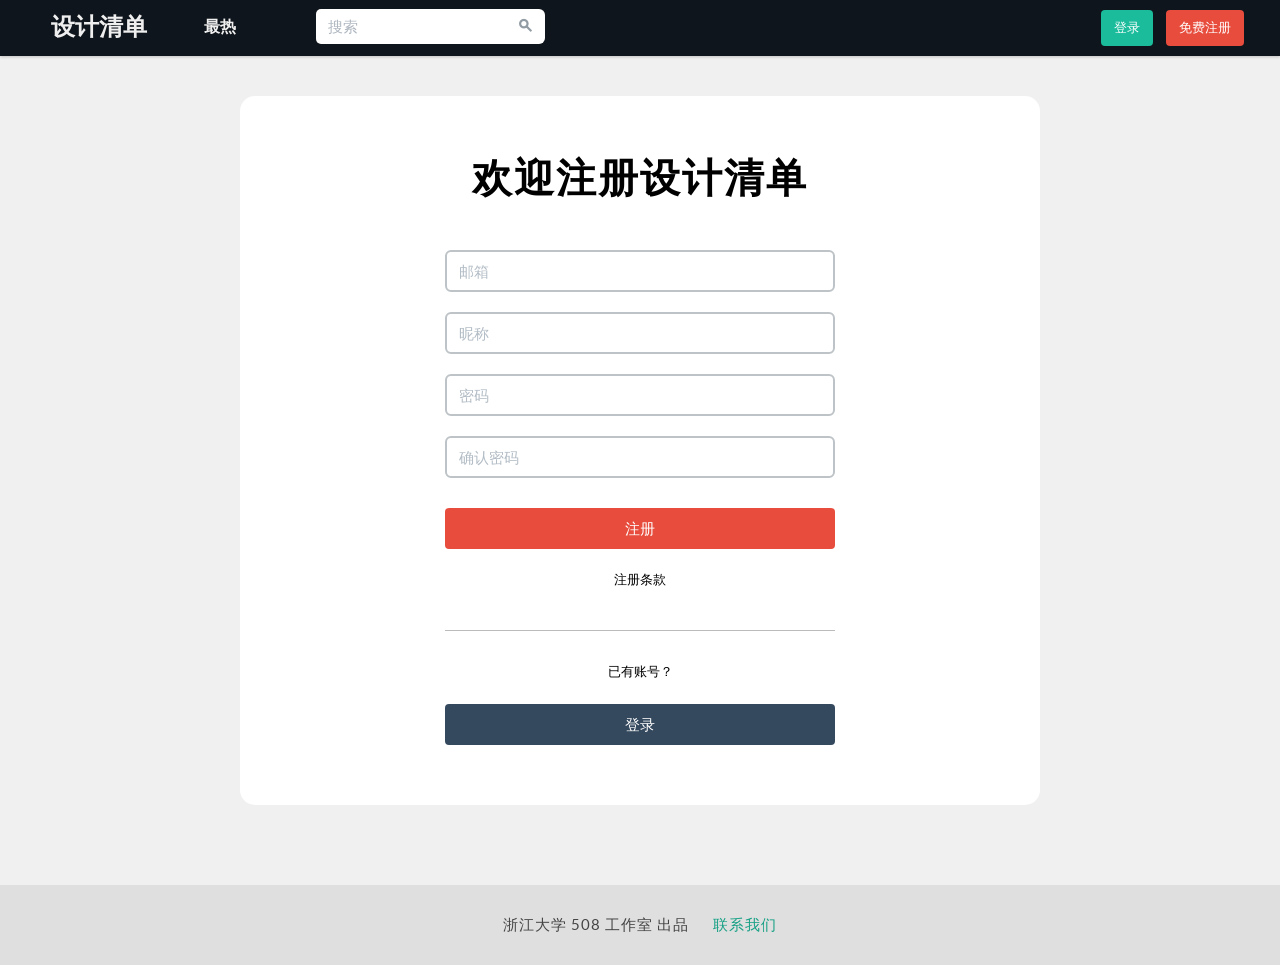
<file: public/join.html>
<!DOCTYPE html>
<html lang="zh-CN">
  <head>
    <meta charset="utf-8">
    <title>设计清单</title>
    <meta name="viewport" content="width=device-width, initial-scale=1.0">
    <meta name="description" content="设计清单，找到关于设计、科技、艺术、创新的一切。">
    <meta name="keywords" content="设计,产品,科技,智能硬件,坑爹">
    <meta name="author" content="设计清单">

    <!-- Loading Bootstrap -->
    <link href="bootstrap/css/bootstrap.css" rel="stylesheet">

    <!-- Loading Flat UI -->
    <link href="css/flat-ui.css" rel="stylesheet">
    
    <link href="css/main.css" rel="stylesheet">

    <link rel="shortcut icon" href="images/favicon.ico">

    <!-- HTML5 shim, for IE6-8 support of HTML5 elements. All other JS at the end of file. -->
    <!--[if lt IE 9]>
      <script src="js/html5shiv.js"></script>
      <script src="js/respond.min.js"></script>
    <![endif]-->
  </head>
  <body>


  <nav class="navbar navbar-default" role="navigation">
  <div class="navbar-header">
    <a class="navbar-brand" href="index.html">设计清单</a>
  </div>
  <div class="collapse navbar-collapse" id="navbar-collapse-01">
    <ul class="nav navbar-nav">         
      <li><a href="hot.html">最热</a></li>
    </ul>           
    <form class="navbar-form navbar-left" action="#" role="search">
      <div class="form-group">
        <div class="input-group">
          <input class="form-control" id="navbarInput-01" type="search" placeholder="搜索">
          <span class="input-group-btn">
            <button type="submit" class="btn"><span class="fui-search"></span></button>
          </span>            
        </div>
      </div>               
    </form>

    <ul class="navbar-button list-inline">
    <li>
    <a class="btn btn-primary btn-sm" href="login.html" data-gta="event" data-category="out-top-nav" data-action="login">登录</a>
    </li>

    <li>
    <a class="btn btn-danger btn-sm" href="join.html" data-gta="event" data-category="out-top-nav" data-action="signup">免费注册</a>
    </li>
    </ul>

  </div><!-- /.navbar-collapse -->
</nav><!-- /navbar -->



    <div class="container">
        <div class="row">
        <div class="login">
            <div class="login-win">

           <h3>欢迎注册设计清单</h3>
            <form class="form-horizontal">
                <div class="form-group">
                    <input id="email" type="email" class="form-control"  placeholder="邮箱">
                    <!-- <img class="checkjoinpic" id="emailpic" src="images/check.png"> -->
                  </div>
                <div class="form-group">
                    <input id="name" type="text" class="form-control" placeholder="昵称">
                    <!-- <img class="checkjoinpic" id="emailpic" src=""> -->
                  </div>
                <div class="form-group">
                    <input id="psw" type="password" class="form-control" placeholder="密码">
                    <!-- <img class="checkjoinpic" id="emailpic" src=""> -->
                  </div>
                <div class="form-group">
                    <input id="checkpsw" type="password" class="form-control" placeholder="确认密码">
                    <!-- <img class="checkjoinpic" id="emailpic" src=""> -->
                  </div>

                <div class="form-group">
                  <input id="joinclick" type="button" class="btn btn-danger btn-large btn-block" value="注册" onclick="">
                      <!-- <a id="joinbtn" class="btn btn-danger btn-large btn-block" href="#">注册</a> -->
                  <a class="login-link " href="#">注册条款</a>
                  <div class="line"></div>
                  <a class="login-link " href="login.html">已有账号？</a>
                  <a class="btn btn-inverse btn-large btn-block" href="login.html">登录</a>

                </div>
              </form>
            </div>
          </div>

        </div>
    </div>
    <!-- /.container -->

    <!-- 模态框（Modal） -->
    <div class="modal fade" id="myModal" tabindex="-1" role="dialog" 
       aria-labelledby="myModalLabel" aria-hidden="true">
       <div class="modal-dialog">
          <div class="modal-content">
             <div class="modal-header">
                <button type="button" class="close" 
                   data-dismiss="modal" aria-hidden="true">
                      &times;
                </button>
                <h5 class="modal-title" id="myModalLabel">
                   最后一步
                </h5>
             </div>
             <div class="modal-body">
                邮件已发送至您的注册邮箱，请到邮箱激活。
             </div>
          </div>
      </div>
    </div>

    <div class="modal fade" id="myModal2" tabindex="-1" role="dialog" 
       aria-labelledby="myModalLabel" aria-hidden="true">
       <div class="modal-dialog">
          <div class="modal-content">
             <div class="modal-header">
                <button type="button" class="close" 
                   data-dismiss="modal" aria-hidden="true">
                      &times;
                </button>
                <h5 class="modal-title" id="myModalLabel">
                   很抱歉！注册失败！
                </h5>
             </div>
             <div class="modal-body">
                该邮箱已经注册过本网站，请直接登录或换一个邮箱注册。
             </div>
          </div>
      </div>
    </div>

<footer>
  <div class="footer">
    <p>浙江大学 508 工作室 出品   &nbsp;&nbsp;&nbsp;&nbsp; <a href="" target="_blank">联系我们</a></p>
  </div>
</footer>

    <!-- Load JS here for greater good =============================-->
  </body>
  <script src="js/jquery-1.8.3.min.js">
  </script> 
  <script src="js/bootstrap.min.js">
  </script>
  <script src="js/bootstrap-modal.js">
  </script> 
  <script type="text/javascript" src="js/join.js">
  </script>  
  <script type="text/javascript" src="js/jquery.cookie.js" >
  </script>
</html>
</file>
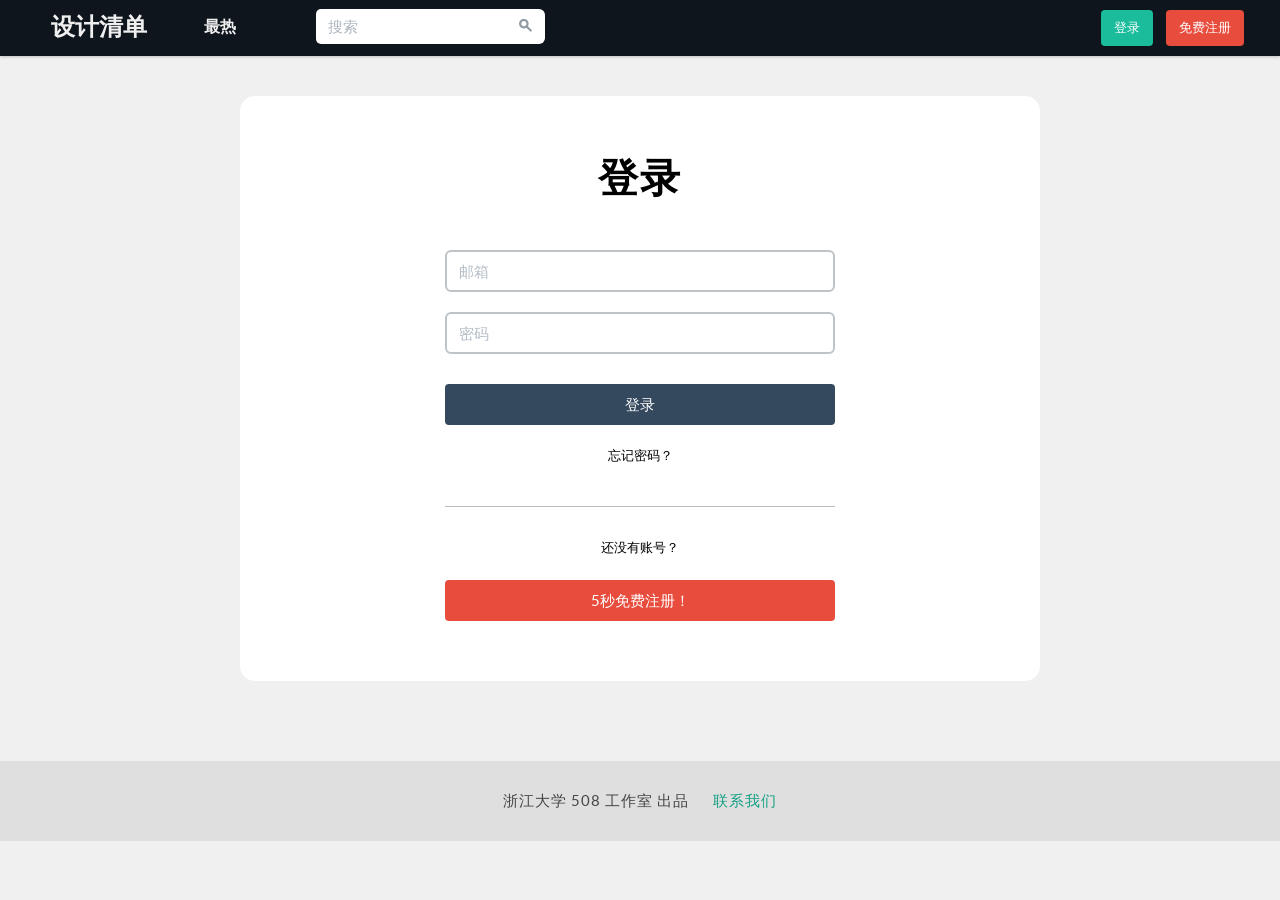
<file: public/login.html>
<!DOCTYPE html>
<html lang="zh-CN">
  <head>
    <meta charset="utf-8">
    <title>设计清单</title>
    <meta name="viewport" content="width=device-width, initial-scale=1.0">
    <meta name="description" content="设计清单，找到关于设计、科技、艺术、创新的一切。">
    <meta name="keywords" content="设计,产品,科技,智能硬件,坑爹">
    <meta name="author" content="设计清单">

    <!-- Loading Bootstrap -->
    <link href="bootstrap/css/bootstrap.css" rel="stylesheet">

    <!-- Loading Flat UI -->
    <link href="css/flat-ui.css" rel="stylesheet">
    
    <link href="css/main.css" rel="stylesheet">

    <link rel="shortcut icon" href="images/favicon.ico">

    <!-- HTML5 shim, for IE6-8 support of HTML5 elements. All other JS at the end of file. -->
    <!--[if lt IE 9]>
      <script src="js/html5shiv.js"></script>
      <script src="js/respond.min.js"></script>
    <![endif]-->
  </head>
  <body>


  <nav class="navbar navbar-default" role="navigation">
  <div class="navbar-header">
    <a class="navbar-brand" href="index.html">设计清单</a>
  </div>
  <div class="collapse navbar-collapse" id="navbar-collapse-01">
    <ul class="nav navbar-nav">         
      <li><a href="hot.html">最热</a></li>
    </ul>           
    <form class="navbar-form navbar-left" action="#" role="search">
      <div class="form-group">
        <div class="input-group">
          <input class="form-control" id="navbarInput-01" type="search" placeholder="搜索">
          <span class="input-group-btn">
            <button type="submit" class="btn"><span class="fui-search"></span></button>
          </span>            
        </div>
      </div>               
    </form>

    <ul class="navbar-button list-inline">
    <li>
    <a class="btn btn-primary btn-sm" href="login.html" data-gta="event" data-category="out-top-nav" data-action="login">登录</a>
    </li>

    <li>
    <a class="btn btn-danger btn-sm" href="join.html" data-gta="event" data-category="out-top-nav" data-action="signup">免费注册</a>
    </li>
    </ul>

  </div><!-- /.navbar-collapse -->
</nav><!-- /navbar -->



    <div class="container">
        <div class="row">
        
        <div class="login">
            <div class="login-win">

           <h3>登录</h3>
            <form class="form-horizontal">
                <div class="form-group">
                    <input id="email" type="email" class="form-control"  placeholder="邮箱">
                  </div>
                <div class="form-group">
                    <input id="password" type="password" class="form-control" placeholder="密码">
                  </div>

                <div class="form-group">
                  <input id="loginclick" type="button" class="btn btn-inverse btn-large btn-block" value="登录" onclick="">
                  <a class="login-link " href="#">忘记密码？</a>
                  <div class="line"></div>
                  <a class="login-link " href="join.html">还没有账号？</a>
                  <a class="btn btn-danger btn-large btn-block" href="join.html">5秒免费注册！</a>

                </div>
              </form>
            </div>
          </div>

        </div>
    </div>
    <!-- /.container -->

    <!-- 模态框（Modal） -->
    <div class="modal fade" id="myModal" tabindex="-1" role="dialog" 
       aria-labelledby="myModalLabel" aria-hidden="true">
       <div class="modal-dialog">
          <div class="modal-content">
             <div class="modal-header">
                <button type="button" class="close" 
                   data-dismiss="modal" aria-hidden="true">
                      &times;
                </button>
                <h5 class="modal-title" id="myModalLabel">
                   恭喜你！登录成功！
                </h5>
             </div>
             <div class="modal-body">
                页面将在5秒内跳转到首页。
             </div>
          </div>
      </div>
    </div>

    <div class="modal fade" id="myModal2" tabindex="-1" role="dialog" 
       aria-labelledby="myModalLabel" aria-hidden="true">
       <div class="modal-dialog">
          <div class="modal-content">
             <div class="modal-header">
                <button type="button" class="close" 
                   data-dismiss="modal" aria-hidden="true">
                      &times;
                </button>
                <h5 class="modal-title" id="myModalLabel">
                   很抱歉！登录失败！
                </h5>
             </div>
             <div class="modal-body">
                邮箱或密码错误，请重试。
             </div>
          </div>
      </div>
    </div>


<footer>
  <div class="footer">
    <p>浙江大学 508 工作室 出品   &nbsp;&nbsp;&nbsp;&nbsp; <a href="" target="_blank">联系我们</a></p>
  </div>
</footer>

    <!-- Load JS here for greater good =============================-->
  </body>
  <script src="js/jquery-1.8.3.min.js">
  </script> 
  <script src="js/bootstrap.min.js">
  </script>
  <script src="js/bootstrap-modal.js">
  </script> 
  <script type="text/javascript" src="js/jquery.cookie.js">
  </script>
  <script type="text/javascript" src="js/login.js">
  </script>  
</html>
</file>
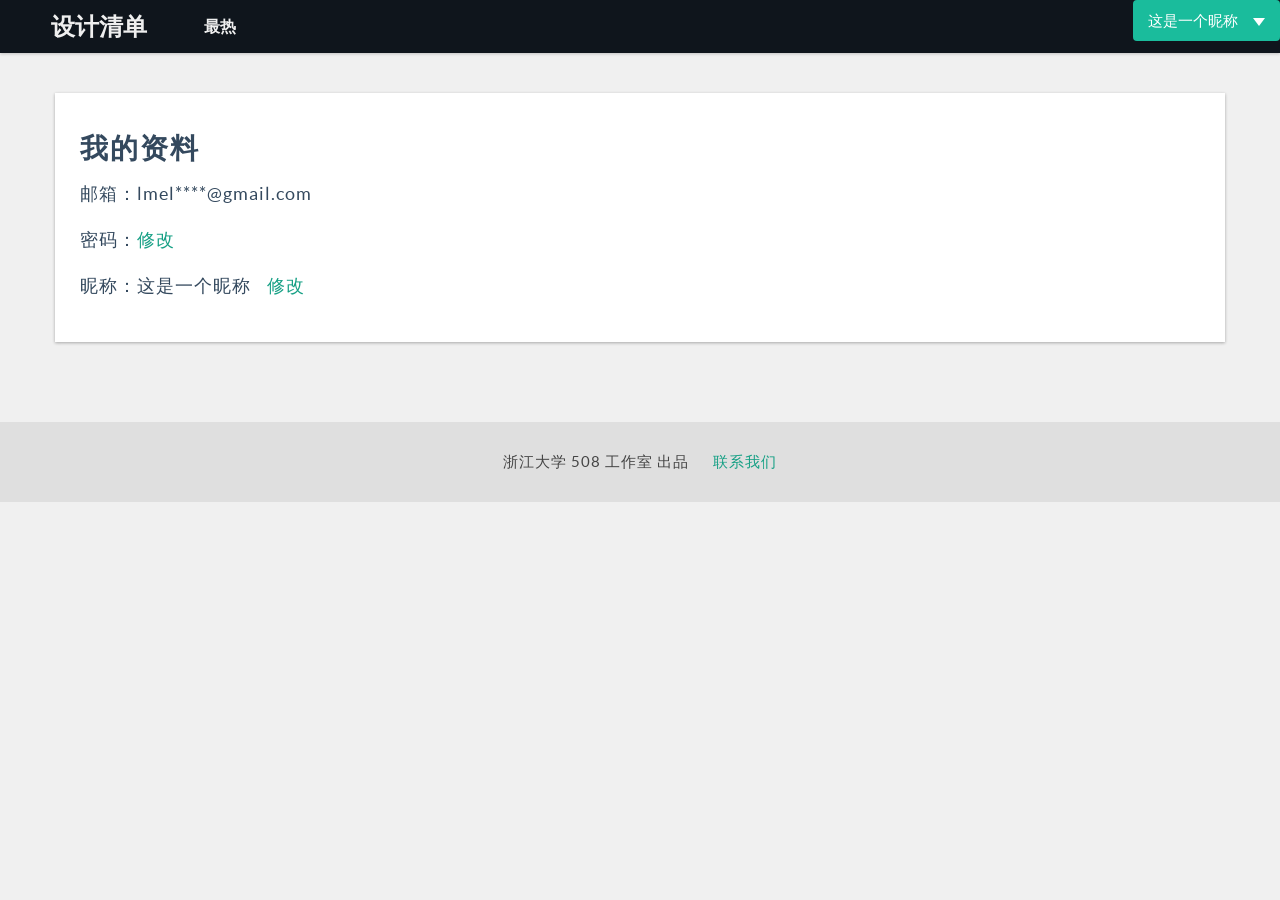
<file: public/profile.html>
<!DOCTYPE html>
<html lang="zh-CN">
  <head>
    <meta charset="utf-8">
    <title>我的账户</title>
    <meta name="viewport" content="width=device-width, initial-scale=1.0">
    <meta name="description" content="设计清单，找到关于设计、科技、艺术、创新的一切。">
    <meta name="keywords" content="设计,产品,科技,智能硬件,坑爹">
    <meta name="author" content="设计清单">

    <!-- Loading Bootstrap -->
    <link href="bootstrap/css/bootstrap.css" rel="stylesheet">
   <script src="http://libs.baidu.com/jquery/2.0.0/jquery.min.js"></script>
   <script src="http://libs.baidu.com/bootstrap/3.0.3/js/bootstrap.min.js"></script>
    <!-- Loading Flat UI -->
    <link href="css/flat-ui.css" rel="stylesheet">
    
    <link href="css/main.css" rel="stylesheet">

    <link rel="shortcut icon" href="images/favicon.ico">

    <!-- HTML5 shim, for IE6-8 support of HTML5 elements. All other JS at the end of file. -->
    <!--[if lt IE 9]>
      <script src="js/html5shiv.js"></script>
      <script src="js/respond.min.js"></script>
    <![endif]-->
  </head>
  <body>

  <nav class="navbar navbar-default" role="navigation">
  <div class="navbar-header">
    <a class="navbar-brand" href="index.html">设计清单</a>
  </div>
  <div class="collapse navbar-collapse" id="navbar-collapse-01">
    <ul class="nav navbar-nav">         
      <li><a href="hot.html">最热</a></li>
    </ul>    

    <ul class="nav navbar-nav navbar-right">  
      <!-- Single button -->
<div class="btn-group">
   <button type="button" class="btn btn-primary dropdown-toggle" 
      data-toggle="dropdown">
      这是一个昵称 <span class="caret"></span>
   </button>
   <ul class="dropdown-menu" role="menu">
      <li><a href="profile.html">我的账户</a></li>
      <li><a href="fav.html">我的收藏</a></li>
      <li class="divider"></li>
      <li><a href="#">退出</a></li>
   </ul>
</div>
    </ul>
 
  </div><!-- /.navbar-collapse -->
</nav><!-- /navbar -->

    <div class="container">
        <div class="row">

        <div class="detail">
        <h5>我的资料</h5>
          <div class="profile">
          <p>邮箱：lmel****@gmail.com</p>
          <p>密码：<a href="">修改</a></p>
          <p>昵称：这是一个昵称<a href="">&nbsp;&nbsp;&nbsp;&nbsp;修改</a></p>
          </div>

        </div>

    </div>
    </div>
    <!-- /.container -->

<footer>
  <div class="footer">
    <p>浙江大学 508 工作室 出品   &nbsp;&nbsp;&nbsp;&nbsp; <a href="" target="_blank">联系我们</a></p>
  </div>
</footer>

    <!-- Load JS here for greater good =============================-->
  </body>
</html>
</file>
<file: public/css/flat-ui.css>
@font-face {
  font-family: 'Lato';
  src: url('../fonts/lato/lato-black.eot');
  src: url('../fonts/lato/lato-black.eot?#iefix') format('embedded-opentype'), url('../fonts/lato/lato-black.woff') format('woff'), url('../fonts/lato/lato-black.ttf') format('truetype'), url('../fonts/lato/lato-black.svg#latoblack') format('svg');
  font-weight: 900;
  font-style: normal;
}
@font-face {
  font-family: 'Lato';
  src: url('../fonts/lato/lato-bold.eot');
  src: url('../fonts/lato/lato-bold.eot?#iefix') format('embedded-opentype'), url('../fonts/lato/lato-bold.woff') format('woff'), url('../fonts/lato/lato-bold.ttf') format('truetype'), url('../fonts/lato/lato-bold.svg#latobold') format('svg');
  font-weight: bold;
  font-style: normal;
}
@font-face {
  font-family: 'Lato';
  src: url('../fonts/lato/lato-bolditalic.eot');
  src: url('../fonts/lato/lato-bolditalic.eot?#iefix') format('embedded-opentype'), url('../fonts/lato/lato-bolditalic.woff') format('woff'), url('../fonts/lato/lato-bolditalic.ttf') format('truetype'), url('../fonts/lato/lato-bolditalic.svg#latobold-italic') format('svg');
  font-weight: bold;
  font-style: italic;
}
@font-face {
  font-family: 'Lato';
  src: url('../fonts/lato/lato-italic.eot');
  src: url('../fonts/lato/lato-italic.eot?#iefix') format('embedded-opentype'), url('../fonts/lato/lato-italic.woff') format('woff'), url('../fonts/lato/lato-italic.ttf') format('truetype'), url('../fonts/lato/lato-italic.svg#latoitalic') format('svg');
  font-weight: normal;
  font-style: italic;
}
@font-face {
  font-family: 'Lato';
  src: url('../fonts/lato/lato-light.eot');
  src: url('../fonts/lato/lato-light.eot?#iefix') format('embedded-opentype'), url('../fonts/lato/lato-light.woff') format('woff'), url('../fonts/lato/lato-light.ttf') format('truetype'), url('../fonts/lato/lato-light.svg#latolight') format('svg');
  font-weight: 300;
  font-style: normal;
}
@font-face {
  font-family: 'Lato';
  src: url('../fonts/lato/lato-regular.eot');
  src: url('../fonts/lato/lato-regular.eot?#iefix') format('embedded-opentype'), url('../fonts/lato/lato-regular.woff') format('woff'), url('../fonts/lato/lato-regular.ttf') format('truetype'), url('../fonts/lato/lato-regular.svg#latoregular') format('svg');
  font-weight: normal;
  font-style: normal;
}
@font-face {
  font-family: "Flat-UI-Icons";
  src: url('../fonts/flat-ui-icons-regular.eot');
  src: url('../fonts/flat-ui-icons-regular.eot?#iefix') format('embedded-opentype'), url('../fonts/flat-ui-icons-regular.woff') format('woff'), url('../fonts/flat-ui-icons-regular.ttf') format('truetype'), url('../fonts/flat-ui-icons-regular.svg#flat-ui-icons-regular') format('svg');
  font-weight: normal;
  font-style: normal;
}
/* Use the following CSS code if you want to use data attributes for inserting your icons */
[data-icon]:before {
  font-family: 'Flat-UI-Icons';
  content: attr(data-icon);
  speak: none;
  font-weight: normal;
  font-variant: normal;
  text-transform: none;
  -webkit-font-smoothing: antialiased;
  -moz-osx-font-smoothing: grayscale;
}
/* Use the following CSS code if you want to have a class per icon */
/*
Instead of a list of all class selectors,
you can use the generic selector below, but it's slower:
[class*="fui-"] {
*/
.fui-arrow-right,
.fui-arrow-left,
.fui-cmd,
.fui-check-inverted,
.fui-heart,
.fui-location,
.fui-plus,
.fui-check,
.fui-cross,
.fui-list,
.fui-new,
.fui-video,
.fui-photo,
.fui-volume,
.fui-time,
.fui-eye,
.fui-chat,
.fui-search,
.fui-user,
.fui-mail,
.fui-lock,
.fui-gear,
.fui-radio-unchecked,
.fui-radio-checked,
.fui-checkbox-unchecked,
.fui-checkbox-checked,
.fui-calendar-solid,
.fui-pause,
.fui-play,
.fui-check-inverted-2 {
  display: inline-block;
  font-family: 'Flat-UI-Icons';
  speak: none;
  font-style: normal;
  font-weight: normal;
  font-variant: normal;
  text-transform: none;
  -webkit-font-smoothing: antialiased;
  -moz-osx-font-smoothing: grayscale;
}
.fui-arrow-right:before {
  content: "\e02c";
}
.fui-arrow-left:before {
  content: "\e02d";
}
.fui-cmd:before {
  content: "\e02f";
}
.fui-check-inverted:before {
  content: "\e006";
}
.fui-heart:before {
  content: "\e007";
}
.fui-location:before {
  content: "\e008";
}
.fui-plus:before {
  content: "\e009";
}
.fui-check:before {
  content: "\e00a";
}
.fui-cross:before {
  content: "\e00b";
}
.fui-list:before {
  content: "\e00c";
}
.fui-new:before {
  content: "\e00d";
}
.fui-video:before {
  content: "\e00e";
}
.fui-photo:before {
  content: "\e00f";
}
.fui-volume:before {
  content: "\e010";
}
.fui-time:before {
  content: "\e011";
}
.fui-eye:before {
  content: "\e012";
}
.fui-chat:before {
  content: "\e013";
}
.fui-search:before {
  content: "\e01c";
}
.fui-user:before {
  content: "\e01d";
}
.fui-mail:before {
  content: "\e01e";
}
.fui-lock:before {
  content: "\e01f";
}
.fui-gear:before {
  content: "\e024";
}
.fui-radio-unchecked:before {
  content: "\e02b";
}
.fui-radio-checked:before {
  content: "\e032";
}
.fui-checkbox-unchecked:before {
  content: "\e033";
}
.fui-checkbox-checked:before {
  content: "\e034";
}
.fui-calendar-solid:before {
  content: "\e022";
}
.fui-pause:before {
  content: "\e03b";
}
.fui-play:before {
  content: "\e03c";
}
.fui-check-inverted-2:before {
  content: "\e000";
}
.dropdown-arrow-inverse {
  border-bottom-color: #34495e !important;
  border-top-color: #34495e !important;
}
body {
  font-family: "Lato", Helvetica, Arial, sans-serif;
  font-size: 18px;
  line-height: 1.72222;
  color: #34495e;
  background-color: #ffffff;
}
a {
  color: #16a085;
  text-decoration: none;
  -webkit-transition: 0.25s;
  transition: 0.25s;
}
a:hover,
a:focus {
  color: #1abc9c;
  text-decoration: none;
}
a:focus {
  outline: none;
}
.img-rounded {
  border-radius: 6px;
}
.img-thumbnail {
  padding: 4px;
  line-height: 1.72222;
  background-color: #ffffff;
  border: 2px solid #bdc3c7;
  border-radius: 6px;
  -webkit-transition: all 0.25s ease-in-out;
  transition: all 0.25s ease-in-out;
  display: inline-block;
  max-width: 100%;
  height: auto;
}
.img-comment {
  font-size: 15px;
  line-height: 1.2;
  font-style: italic;
  margin: 24px 0;
}
h1,
h2,
h3,
h4,
h5,
h6,
.h1,
.h2,
.h3,
.h4,
.h5,
.h6 {
  font-family: inherit;
  font-weight: 700;
  line-height: 1.1;
  color: inherit;
}
h1 small,
h2 small,
h3 small,
h4 small,
h5 small,
h6 small,
.h1 small,
.h2 small,
.h3 small,
.h4 small,
.h5 small,
.h6 small {
  color: #e7e9ec;
}
h1,
h2,
h3 {
  margin-top: 30px;
  margin-bottom: 15px;
}
h4,
h5,
h6 {
  margin-top: 15px;
  margin-bottom: 15px;
}
h6 {
  font-weight: normal;
}
h1,
.h1 {
  font-size: 61px;
}
h2,
.h2 {
  font-size: 53px;
}
h3,
.h3 {
  font-size: 40px;
}
h4,
.h4 {
  font-size: 29px;
}
h5,
.h5 {
  font-size: 28px;
}
h6,
.h6 {
  font-size: 24px;
}
p {
  font-size: 18px;
  line-height: 1.72222;
  margin: 0 0 15px;
}
.lead {
  margin-bottom: 30px;
  font-size: 28px;
  line-height: 1.46428571;
  font-weight: 300;
}
@media (min-width: 768px) {
  .lead {
    font-size: 30.006px;
  }
}
small,
.small {
  font-size: 83%;
  line-height: 2.067;
}
.text-muted {
  color: #bdc3c7;
}
.text-inverse {
  color: #ffffff;
}
.text-primary {
  color: #1abc9c;
}
a.text-primary:hover {
  color: #15967d;
}
.text-warning {
  color: #f1c40f;
}
a.text-warning:hover {
  color: #c19d0c;
}
.text-danger {
  color: #e74c3c;
}
a.text-danger:hover {
  color: #b93d30;
}
.text-success {
  color: #2ecc71;
}
a.text-success:hover {
  color: #25a35a;
}
.text-info {
  color: #3498db;
}
a.text-info:hover {
  color: #2a7aaf;
}
.bg-primary {
  color: #ffffff;
  background-color: #34495e;
}
a.bg-primary:hover {
  background-color: #222f3d;
}
.bg-success {
  background-color: #dff0d8;
}
a.bg-success:hover {
  background-color: #c1e2b3;
}
.bg-info {
  background-color: #d9edf7;
}
a.bg-info:hover {
  background-color: #afd9ee;
}
.bg-warning {
  background-color: #fcf8e3;
}
a.bg-warning:hover {
  background-color: #f7ecb5;
}
.bg-danger {
  background-color: #f2dede;
}
a.bg-danger:hover {
  background-color: #e4b9b9;
}
.page-header {
  padding-bottom: 14px;
  margin: 60px 0 30px;
  border-bottom: 1px solid #e7e9ec;
}
ul,
ol {
  margin-bottom: 15px;
}
dl {
  margin-bottom: 30px;
}
dt,
dd {
  line-height: 1.72222;
}
@media (min-width: 768px) {
  .dl-horizontal dt {
    width: 160px;
  }
  .dl-horizontal dd {
    margin-left: 180px;
  }
}
abbr[title],
abbr[data-original-title] {
  border-bottom: 1px dotted #bdc3c7;
}
blockquote {
  border-left: 3px solid #e7e9ec;
  padding: 0 0 0 16px;
  margin: 0 0 30px;
}
blockquote p {
  font-size: 20px;
  line-height: 1.55;
  font-weight: normal;
  margin-bottom: .4em;
}
blockquote small,
blockquote .small {
  font-size: 18px;
  line-height: 1.72222;
  font-style: italic;
  color: inherit;
}
blockquote small:before,
blockquote .small:before {
  content: "";
}
blockquote.pull-right {
  padding-right: 16px;
  padding-left: 0;
  border-right: 3px solid #e7e9ec;
  border-left: 0;
}
blockquote.pull-right small:after {
  content: "";
}
address {
  margin-bottom: 30px;
  line-height: 1.72222;
}
code,
kbd,
pre,
samp {
  font-family: Monaco, Menlo, Consolas, "Courier New", monospace;
}
code {
  padding: 2px 6px;
  font-size: 85%;
  color: #c7254e;
  background-color: #f9f2f4;
  border-radius: 4px;
}
kbd {
  padding: 2px 6px;
  font-size: 85%;
  color: #ffffff;
  background-color: #34495e;
  border-radius: 4px;
  box-shadow: none;
}
pre {
  padding: 8px;
  margin: 0 0 15px;
  font-size: 13px;
  line-height: 1.72222;
  color: inherit;
  background-color: #ffffff;
  border: 2px solid #e7e9ec;
  border-radius: 6px;
  white-space: pre;
}
.pre-scrollable {
  max-height: 340px;
}
.thumbnail {
  display: block;
  padding: 4px;
  margin-bottom: 5px;
  line-height: 1.72222;
  background-color: #ffffff;
  border: 2px solid #bdc3c7;
  border-radius: 6px;
  -webkit-transition: all 0.25s ease-in-out;
  transition: all 0.25s ease-in-out;
}
.thumbnail > img,
.thumbnail a > img {
  display: block;
  max-width: 100%;
  height: auto;
  margin-left: auto;
  margin-right: auto;
}
a.thumbnail:hover,
a.thumbnail:focus,
a.thumbnail.active {
  border-color: #16a085;
}
.thumbnail .caption {
  padding: 9px;
  color: #34495e;
}
.btn {
  border: none;
  font-size: 15px;
  font-weight: normal;
  line-height: 1.4;
  border-radius: 4px;
  padding: 10px 15px;
  -webkit-font-smoothing: subpixel-antialiased;
  -webkit-transition: border .25s linear, color .25s linear, background-color .25s linear;
  transition: border .25s linear, color .25s linear, background-color .25s linear;
}
.btn:hover,
.btn:focus {
  outline: none;
  color: #ffffff;
}
.btn:active,
.btn.active {
  outline: none;
  -webkit-box-shadow: none;
  box-shadow: none;
}
.btn.disabled,
.btn[disabled],
fieldset[disabled] .btn {
  background-color: #bdc3c7;
  color: rgba(255, 255, 255, 0.75);
  opacity: 0.7;
  filter: alpha(opacity=70);
}
.btn > [class^="fui-"] {
  margin: 0 1px;
  position: relative;
  line-height: 1;
  top: 1px;
}
.btn-xs.btn > [class^="fui-"] {
  font-size: 11px;
  top: 0;
}
.btn-hg.btn > [class^="fui-"] {
  top: 2px;
}
.btn-default {
  color: #ffffff;
  background-color: #bdc3c7;
}
.btn-default:hover,
.btn-default:focus,
.btn-default:active,
.btn-default.active,
.open .dropdown-toggle.btn-default {
  color: #ffffff;
  background-color: #cacfd2;
  border-color: #cacfd2;
}
.btn-default:active,
.btn-default.active,
.open .dropdown-toggle.btn-default {
  background: #a1a6a9;
  border-color: #a1a6a9;
}
.btn-default.disabled,
.btn-default[disabled],
fieldset[disabled] .btn-default,
.btn-default.disabled:hover,
.btn-default[disabled]:hover,
fieldset[disabled] .btn-default:hover,
.btn-default.disabled:focus,
.btn-default[disabled]:focus,
fieldset[disabled] .btn-default:focus,
.btn-default.disabled:active,
.btn-default[disabled]:active,
fieldset[disabled] .btn-default:active,
.btn-default.disabled.active,
.btn-default[disabled].active,
fieldset[disabled] .btn-default.active {
  background-color: #bdc3c7;
  border-color: #bdc3c7;
}
.btn-primary {
  color: #ffffff;
  background-color: #1abc9c;
}
.btn-primary:hover,
.btn-primary:focus,
.btn-primary:active,
.btn-primary.active,
.open .dropdown-toggle.btn-primary {
  color: #ffffff;
  background-color: #48c9b0;
  border-color: #48c9b0;
}
.btn-primary:active,
.btn-primary.active,
.open .dropdown-toggle.btn-primary {
  background: #16a085;
  border-color: #16a085;
}
.btn-primary.disabled,
.btn-primary[disabled],
fieldset[disabled] .btn-primary,
.btn-primary.disabled:hover,
.btn-primary[disabled]:hover,
fieldset[disabled] .btn-primary:hover,
.btn-primary.disabled:focus,
.btn-primary[disabled]:focus,
fieldset[disabled] .btn-primary:focus,
.btn-primary.disabled:active,
.btn-primary[disabled]:active,
fieldset[disabled] .btn-primary:active,
.btn-primary.disabled.active,
.btn-primary[disabled].active,
fieldset[disabled] .btn-primary.active {
  background-color: #1abc9c;
  border-color: #1abc9c;
}
.btn-info {
  color: #ffffff;
  background-color: #3498db;
}
.btn-info:hover,
.btn-info:focus,
.btn-info:active,
.btn-info.active,
.open .dropdown-toggle.btn-info {
  color: #ffffff;
  background-color: #5dade2;
  border-color: #5dade2;
}
.btn-info:active,
.btn-info.active,
.open .dropdown-toggle.btn-info {
  background: #2c81ba;
  border-color: #2c81ba;
}
.btn-info.disabled,
.btn-info[disabled],
fieldset[disabled] .btn-info,
.btn-info.disabled:hover,
.btn-info[disabled]:hover,
fieldset[disabled] .btn-info:hover,
.btn-info.disabled:focus,
.btn-info[disabled]:focus,
fieldset[disabled] .btn-info:focus,
.btn-info.disabled:active,
.btn-info[disabled]:active,
fieldset[disabled] .btn-info:active,
.btn-info.disabled.active,
.btn-info[disabled].active,
fieldset[disabled] .btn-info.active {
  background-color: #3498db;
  border-color: #3498db;
}
.btn-danger {
  color: #ffffff;
  background-color: #e74c3c;
}
.btn-danger:hover,
.btn-danger:focus,
.btn-danger:active,
.btn-danger.active,
.open .dropdown-toggle.btn-danger {
  color: #ffffff;
  background-color: #ec7063;
  border-color: #ec7063;
}
.btn-danger:active,
.btn-danger.active,
.open .dropdown-toggle.btn-danger {
  background: #c44133;
  border-color: #c44133;
}
.btn-danger.disabled,
.btn-danger[disabled],
fieldset[disabled] .btn-danger,
.btn-danger.disabled:hover,
.btn-danger[disabled]:hover,
fieldset[disabled] .btn-danger:hover,
.btn-danger.disabled:focus,
.btn-danger[disabled]:focus,
fieldset[disabled] .btn-danger:focus,
.btn-danger.disabled:active,
.btn-danger[disabled]:active,
fieldset[disabled] .btn-danger:active,
.btn-danger.disabled.active,
.btn-danger[disabled].active,
fieldset[disabled] .btn-danger.active {
  background-color: #e74c3c;
  border-color: #e74c3c;
}
.btn-success {
  color: #ffffff;
  background-color: #2ecc71;
}
.btn-success:hover,
.btn-success:focus,
.btn-success:active,
.btn-success.active,
.open .dropdown-toggle.btn-success {
  color: #ffffff;
  background-color: #58d68d;
  border-color: #58d68d;
}
.btn-success:active,
.btn-success.active,
.open .dropdown-toggle.btn-success {
  background: #27ad60;
  border-color: #27ad60;
}
.btn-success.disabled,
.btn-success[disabled],
fieldset[disabled] .btn-success,
.btn-success.disabled:hover,
.btn-success[disabled]:hover,
fieldset[disabled] .btn-success:hover,
.btn-success.disabled:focus,
.btn-success[disabled]:focus,
fieldset[disabled] .btn-success:focus,
.btn-success.disabled:active,
.btn-success[disabled]:active,
fieldset[disabled] .btn-success:active,
.btn-success.disabled.active,
.btn-success[disabled].active,
fieldset[disabled] .btn-success.active {
  background-color: #2ecc71;
  border-color: #2ecc71;
}
.btn-warning {
  color: #ffffff;
  background-color: #f1c40f;
}
.btn-warning:hover,
.btn-warning:focus,
.btn-warning:active,
.btn-warning.active,
.open .dropdown-toggle.btn-warning {
  color: #ffffff;
  background-color: #f5d313;
  border-color: #f5d313;
}
.btn-warning:active,
.btn-warning.active,
.open .dropdown-toggle.btn-warning {
  background: #cda70d;
  border-color: #cda70d;
}
.btn-warning.disabled,
.btn-warning[disabled],
fieldset[disabled] .btn-warning,
.btn-warning.disabled:hover,
.btn-warning[disabled]:hover,
fieldset[disabled] .btn-warning:hover,
.btn-warning.disabled:focus,
.btn-warning[disabled]:focus,
fieldset[disabled] .btn-warning:focus,
.btn-warning.disabled:active,
.btn-warning[disabled]:active,
fieldset[disabled] .btn-warning:active,
.btn-warning.disabled.active,
.btn-warning[disabled].active,
fieldset[disabled] .btn-warning.active {
  background-color: #f1c40f;
  border-color: #f1c40f;
}
.btn-inverse {
  color: #ffffff;
  background-color: #34495e;
}
.btn-inverse:hover,
.btn-inverse:focus,
.btn-inverse:active,
.btn-inverse.active,
.open .dropdown-toggle.btn-inverse {
  color: #ffffff;
  background-color: #415b76;
  border-color: #415b76;
}
.btn-inverse:active,
.btn-inverse.active,
.open .dropdown-toggle.btn-inverse {
  background: #2c3e50;
  border-color: #2c3e50;
}
.btn-inverse.disabled,
.btn-inverse[disabled],
fieldset[disabled] .btn-inverse,
.btn-inverse.disabled:hover,
.btn-inverse[disabled]:hover,
fieldset[disabled] .btn-inverse:hover,
.btn-inverse.disabled:focus,
.btn-inverse[disabled]:focus,
fieldset[disabled] .btn-inverse:focus,
.btn-inverse.disabled:active,
.btn-inverse[disabled]:active,
fieldset[disabled] .btn-inverse:active,
.btn-inverse.disabled.active,
.btn-inverse[disabled].active,
fieldset[disabled] .btn-inverse.active {
  background-color: #34495e;
  border-color: #34495e;
}
.btn-embossed {
  -webkit-box-shadow: inset 0 -2px 0 rgba(0, 0, 0, 0.15);
  box-shadow: inset 0 -2px 0 rgba(0, 0, 0, 0.15);
}
.btn-embossed.active,
.btn-embossed:active {
  -webkit-box-shadow: inset 0 2px 0 rgba(0, 0, 0, 0.15);
  box-shadow: inset 0 2px 0 rgba(0, 0, 0, 0.15);
}
.btn-wide {
  min-width: 140px;
  padding-left: 30px;
  padding-right: 30px;
}
.btn-link {
  color: #16a085;
}
.btn-link:hover,
.btn-link:focus {
  color: #1abc9c;
  text-decoration: underline;
  background-color: transparent;
}
.btn-link[disabled]:hover,
fieldset[disabled] .btn-link:hover,
.btn-link[disabled]:focus,
fieldset[disabled] .btn-link:focus {
  color: #bdc3c7;
  text-decoration: none;
}
.btn-hg {
  padding: 13px 20px;
  font-size: 22px;
  line-height: 1.227;
  border-radius: 6px;
}
.btn-lg {
  padding: 10px 19px;
  font-size: 17px;
  line-height: 1.471;
  border-radius: 6px;
}
.btn-sm {
  padding: 9px 13px;
  font-size: 13px;
  line-height: 1.385;
  border-radius: 4px;
}
.btn-xs {
  padding: 6px 9px;
  font-size: 12px;
  line-height: 1.083;
  border-radius: 3px;
}
.btn-tip {
  font-weight: 300;
  padding-left: 10px;
  font-size: 92%;
}
.btn-block {
  white-space: normal;
}
.btn-default .caret {
  border-top-color: #ffffff;
}
.btn-primary .caret,
.btn-success .caret,
.btn-warning .caret,
.btn-danger .caret,
.btn-info .caret {
  border-top-color: #ffffff;
}
.dropup .btn-default .caret {
  border-bottom-color: #ffffff;
}
.dropup .btn-primary .caret,
.dropup .btn-success .caret,
.dropup .btn-warning .caret,
.dropup .btn-danger .caret,
.dropup .btn-info .caret {
  border-bottom-color: #ffffff;
}
.btn-group-xs > .btn {
  padding: 6px 9px;
  font-size: 12px;
  line-height: 1.083;
  border-radius: 3px;
}
.btn-group-sm > .btn {
  padding: 9px 13px;
  font-size: 13px;
  line-height: 1.385;
  border-radius: 4px;
}
.btn-group-lg > .btn {
  padding: 10px 19px;
  font-size: 17px;
  line-height: 1.471;
  border-radius: 6px;
}
.btn-group-gh > .btn {
  padding: 13px 20px;
  font-size: 22px;
  line-height: 1.227;
  border-radius: 6px;
}
.btn-group > .btn + .btn {
  margin-left: 0;
}
.btn-group > .btn + .dropdown-toggle {
  border-left: 2px solid rgba(52, 73, 94, 0.15);
  padding-left: 12px;
  padding-right: 12px;
}
.btn-group > .btn + .dropdown-toggle .caret {
  margin-left: 3px;
  margin-right: 3px;
}
.btn-group > .btn.btn-gh + .dropdown-toggle .caret {
  margin-left: 7px;
  margin-right: 7px;
}
.btn-group > .btn.btn-sm + .dropdown-toggle .caret {
  margin-left: 0;
  margin-right: 0;
}
.dropdown-toggle .caret {
  margin-left: 8px;
}
.btn-group > .btn,
.btn-group > .dropdown-menu,
.btn-group > .popover {
  font-weight: 400;
}
.btn-group:focus .dropdown-toggle {
  outline: none;
  -webkit-transition: 0.25s;
  transition: 0.25s;
}
.btn-group.open .dropdown-toggle {
  color: rgba(255, 255, 255, 0.75);
  -webkit-box-shadow: none;
  box-shadow: none;
}
.btn-toolbar .btn.active {
  color: #ffffff;
}
.btn-toolbar .btn > [class^="fui-"] {
  font-size: 16px;
  margin: 0 1px;
}
.caret {
  border-width: 8px 6px;
  border-bottom-color: #34495e;
  border-top-color: #34495e;
  border-style: solid;
  border-bottom-style: none;
  -webkit-transition: 0.25s;
  transition: 0.25s;
  -webkit-transform: scale(1.001);
  -ms-transform: scale(1.001);
  transform: scale(1.001);
}
.dropup .caret,
.dropup .btn-lg .caret,
.navbar-fixed-bottom .dropdown .caret {
  border-bottom-width: 8px;
}
.btn-lg .caret {
  border-top-width: 8px;
  border-right-width: 6px;
  border-left-width: 6px;
}
.select {
  display: inline-block;
  margin-bottom: 10px;
}
[class*="span"] > .select[class*="span"] {
  margin-left: 0;
}
.select[class*="span"] .btn {
  width: 100%;
}
.select.select-block {
  display: block;
  float: none;
  margin-left: 0;
  width: auto;
}
.select.select-block:before,
.select.select-block:after {
  content: " ";
  /* 1 */

  display: table;
  /* 2 */

}
.select.select-block:after {
  clear: both;
}
.select.select-block .btn {
  width: 100%;
}
.select.select-block .dropdown-menu {
  width: 100%;
}
.select .btn {
  width: 220px;
}
.select .btn.btn-hg .filter-option {
  left: 20px;
  right: 40px;
  top: 13px;
}
.select .btn.btn-hg .caret {
  right: 20px;
}
.select .btn.btn-lg .filter-option {
  left: 18px;
  right: 38px;
}
.select .btn.btn-sm .filter-option {
  left: 13px;
  right: 33px;
}
.select .btn.btn-sm .caret {
  right: 13px;
}
.select .btn.btn-xs .filter-option {
  left: 13px;
  right: 33px;
  top: 5px;
}
.select .btn.btn-xs .caret {
  right: 13px;
}
.select .btn .filter-option {
  height: 26px;
  left: 13px;
  overflow: hidden;
  position: absolute;
  right: 33px;
  text-align: left;
  top: 10px;
}
.select .btn .caret {
  position: absolute;
  right: 16px;
  top: 50%;
  margin-top: -3px;
}
.select .btn .dropdown-toggle {
  border-radius: 6px;
}
.select .btn .dropdown-menu {
  min-width: 100%;
}
.select .btn .dropdown-menu dt {
  cursor: default;
  display: block;
  padding: 3px 20px;
}
.select .btn .dropdown-menu li:not(.disabled) > a:hover small {
  color: rgba(255, 255, 255, 0.004);
}
.select .btn .dropdown-menu li > a {
  min-height: 20px;
}
.select .btn .dropdown-menu li > a.opt {
  padding-left: 35px;
}
.select .btn .dropdown-menu li small {
  padding-left: .5em;
}
.select .btn .dropdown-menu li > dt small {
  font-weight: normal;
}
.select .btn > .disabled,
.select .btn .dropdown-menu li.disabled > a {
  cursor: default;
}
.select .caret {
  border-bottom-color: #ffffff;
  border-top-color: #ffffff;
}
legend {
  display: block;
  width: 100%;
  padding: 0;
  margin-bottom: 15px;
  font-size: 24px;
  line-height: inherit;
  color: inherit;
  border-bottom: none;
}
textarea {
  font-size: 20px;
  line-height: 24px;
  padding: 5px 11px;
}
input[type="search"] {
  -webkit-appearance: none !important;
}
label {
  font-weight: normal;
  font-size: 15px;
  line-height: 2.4;
}
.form-control:-moz-placeholder {
  color: #b2bcc5;
}
.form-control::-moz-placeholder {
  color: #b2bcc5;
  opacity: 1;
}
.form-control:-ms-input-placeholder {
  color: #b2bcc5;
}
.form-control::-webkit-input-placeholder {
  color: #b2bcc5;
}
.form-control.placeholder {
  color: #b2bcc5;
}
.form-control {
  border: 2px solid #bdc3c7;
  color: #34495e;
  font-family: "Lato", Helvetica, Arial, sans-serif;
  font-size: 15px;
  line-height: 1.467;
  padding: 8px 12px;
  height: 42px;
  -webkit-appearance: none;
  border-radius: 6px;
  -webkit-box-shadow: none;
  box-shadow: none;
  -webkit-transition: border .25s linear, color .25s linear, background-color .25s linear;
  transition: border .25s linear, color .25s linear, background-color .25s linear;
}
.form-group.focus .form-control,
.form-control:focus {
  border-color: #1abc9c;
  outline: 0;
  -webkit-box-shadow: none;
  box-shadow: none;
}
.form-control[disabled],
.form-control[readonly],
fieldset[disabled] .form-control {
  background-color: #f4f6f6;
  border-color: #d5dbdb;
  color: #d5dbdb;
  cursor: default;
  opacity: 0.7;
  filter: alpha(opacity=70);
}
.form-control.flat {
  border-color: transparent;
}
.form-control.flat:hover {
  border-color: #bdc3c7;
}
.form-control.flat:focus {
  border-color: #1abc9c;
}
.input-sm {
  height: 35px;
  padding: 6px 10px;
  font-size: 13px;
  line-height: 1.462;
  border-radius: 6px;
}
select.input-sm {
  height: 35px;
  line-height: 35px;
}
textarea.input-sm,
select[multiple].input-sm {
  height: auto;
}
.input-lg {
  height: 45px;
  padding: 10px 15px;
  font-size: 17px;
  line-height: 1.235;
  border-radius: 6px;
}
select.input-lg {
  height: 45px;
  line-height: 45px;
}
textarea.input-lg,
select[multiple].input-lg {
  height: auto;
}
.input-hg {
  height: 53px;
  padding: 10px 16px;
  font-size: 22px;
  line-height: 1.318;
  border-radius: 6px;
}
select.input-hg {
  height: 53px;
  line-height: 53px;
}
textarea.input-hg,
select[multiple].input-hg {
  height: auto;
}
.has-warning .help-block,
.has-warning .control-label,
.has-warning .radio,
.has-warning .checkbox,
.has-warning .radio-inline,
.has-warning .checkbox-inline {
  color: #f1c40f;
}
.has-warning .form-control {
  color: #f1c40f;
  border-color: #f1c40f;
  -webkit-box-shadow: none;
  box-shadow: none;
}
.has-warning .form-control:-moz-placeholder {
  color: #f1c40f;
}
.has-warning .form-control::-moz-placeholder {
  color: #f1c40f;
  opacity: 1;
}
.has-warning .form-control:-ms-input-placeholder {
  color: #f1c40f;
}
.has-warning .form-control::-webkit-input-placeholder {
  color: #f1c40f;
}
.has-warning .form-control.placeholder {
  color: #f1c40f;
}
.has-warning .form-control:focus {
  border-color: #f1c40f;
  -webkit-box-shadow: none;
  box-shadow: none;
}
.has-warning .input-group-addon {
  color: #f1c40f;
  border-color: #f1c40f;
  background-color: #ffffff;
}
.has-error .help-block,
.has-error .control-label,
.has-error .radio,
.has-error .checkbox,
.has-error .radio-inline,
.has-error .checkbox-inline {
  color: #e74c3c;
}
.has-error .form-control {
  color: #e74c3c;
  border-color: #e74c3c;
  -webkit-box-shadow: none;
  box-shadow: none;
}
.has-error .form-control:-moz-placeholder {
  color: #e74c3c;
}
.has-error .form-control::-moz-placeholder {
  color: #e74c3c;
  opacity: 1;
}
.has-error .form-control:-ms-input-placeholder {
  color: #e74c3c;
}
.has-error .form-control::-webkit-input-placeholder {
  color: #e74c3c;
}
.has-error .form-control.placeholder {
  color: #e74c3c;
}
.has-error .form-control:focus {
  border-color: #e74c3c;
  -webkit-box-shadow: none;
  box-shadow: none;
}
.has-error .input-group-addon {
  color: #e74c3c;
  border-color: #e74c3c;
  background-color: #ffffff;
}
.has-success .help-block,
.has-success .control-label,
.has-success .radio,
.has-success .checkbox,
.has-success .radio-inline,
.has-success .checkbox-inline {
  color: #2ecc71;
}
.has-success .form-control {
  color: #2ecc71;
  border-color: #2ecc71;
  -webkit-box-shadow: none;
  box-shadow: none;
}
.has-success .form-control:-moz-placeholder {
  color: #2ecc71;
}
.has-success .form-control::-moz-placeholder {
  color: #2ecc71;
  opacity: 1;
}
.has-success .form-control:-ms-input-placeholder {
  color: #2ecc71;
}
.has-success .form-control::-webkit-input-placeholder {
  color: #2ecc71;
}
.has-success .form-control.placeholder {
  color: #2ecc71;
}
.has-success .form-control:focus {
  border-color: #2ecc71;
  -webkit-box-shadow: none;
  box-shadow: none;
}
.has-success .input-group-addon {
  color: #2ecc71;
  border-color: #2ecc71;
  background-color: #ffffff;
}
.help-block {
  font-size: 15px;
  margin-bottom: 5px;
  color: inherit;
}
.form-group {
  position: relative;
  margin-bottom: 20px;
}
.form-horizontal .control-label,
.form-horizontal .radio,
.form-horizontal .checkbox,
.form-horizontal .radio-inline,
.form-horizontal .checkbox-inline {
  margin-top: 0;
  margin-bottom: 0;
  padding-top: 6px;
}
.form-horizontal .form-group {
  margin-left: -15px;
  margin-right: -15px;
}
.form-horizontal .form-group:before,
.form-horizontal .form-group:after {
  content: " ";
  /* 1 */

  display: table;
  /* 2 */

}
.form-horizontal .form-group:after {
  clear: both;
}
.form-horizontal .form-control-static {
  padding-top: 6px;
}
.form-group {
  position: relative;
}
.form-control + .input-icon {
  position: absolute;
  top: 2px;
  right: 2px;
  line-height: 37px;
  vertical-align: middle;
  font-size: 20px;
  color: #b2bcc5;
  background-color: #ffffff;
  padding: 0 12px 0 0;
  border-radius: 6px;
}
.input-hg + .input-icon {
  line-height: 49px;
  padding: 0 16px 0 0;
}
.input-lg + .input-icon {
  line-height: 41px;
  padding: 0 15px 0 0;
}
.input-sm + .input-icon {
  font-size: 18px;
  line-height: 30px;
  padding: 0 10px 0 0;
}
.has-success .input-icon {
  color: #2ecc71;
}
.has-warning .input-icon {
  color: #f1c40f;
}
.has-error .input-icon {
  color: #e74c3c;
}
.form-control[disabled] + .input-icon,
.form-control[readonly] + .input-icon,
fieldset[disabled] .form-control + .input-icon,
.form-control.disabled + .input-icon {
  color: #d5dbdb;
  background-color: transparent;
  opacity: 0.7;
  filter: alpha(opacity=70);
}
.input-group-hg > .form-control,
.input-group-hg > .input-group-addon,
.input-group-hg > .input-group-btn > .btn {
  height: 53px;
  padding: 10px 16px;
  font-size: 22px;
  line-height: 1.318;
  border-radius: 6px;
}
select.input-group-hg > .form-control,
select.input-group-hg > .input-group-addon,
select.input-group-hg > .input-group-btn > .btn {
  height: 53px;
  line-height: 53px;
}
textarea.input-group-hg > .form-control,
textarea.input-group-hg > .input-group-addon,
textarea.input-group-hg > .input-group-btn > .btn,
select[multiple].input-group-hg > .form-control,
select[multiple].input-group-hg > .input-group-addon,
select[multiple].input-group-hg > .input-group-btn > .btn {
  height: auto;
}
.input-group-lg > .form-control,
.input-group-lg > .input-group-addon,
.input-group-lg > .input-group-btn > .btn {
  height: 45px;
  padding: 10px 15px;
  font-size: 17px;
  line-height: 1.235;
  border-radius: 6px;
}
select.input-group-lg > .form-control,
select.input-group-lg > .input-group-addon,
select.input-group-lg > .input-group-btn > .btn {
  height: 45px;
  line-height: 45px;
}
textarea.input-group-lg > .form-control,
textarea.input-group-lg > .input-group-addon,
textarea.input-group-lg > .input-group-btn > .btn,
select[multiple].input-group-lg > .form-control,
select[multiple].input-group-lg > .input-group-addon,
select[multiple].input-group-lg > .input-group-btn > .btn {
  height: auto;
}
.input-group-sm > .form-control,
.input-group-sm > .input-group-addon,
.input-group-sm > .input-group-btn > .btn {
  height: 35px;
  padding: 6px 10px;
  font-size: 13px;
  line-height: 1.462;
  border-radius: 6px;
}
select.input-group-sm > .form-control,
select.input-group-sm > .input-group-addon,
select.input-group-sm > .input-group-btn > .btn {
  height: 35px;
  line-height: 35px;
}
textarea.input-group-sm > .form-control,
textarea.input-group-sm > .input-group-addon,
textarea.input-group-sm > .input-group-btn > .btn,
select[multiple].input-group-sm > .form-control,
select[multiple].input-group-sm > .input-group-addon,
select[multiple].input-group-sm > .input-group-btn > .btn {
  height: auto;
}
.input-group-addon {
  padding: 10px 12px;
  font-size: 15px;
  color: #ffffff;
  text-align: center;
  background-color: #bdc3c7;
  border: 1px solid #bdc3c7;
  border-radius: 6px;
  -webkit-transition: border .25s linear, color .25s linear, background-color .25s linear;
  transition: border .25s linear, color .25s linear, background-color .25s linear;
}
.input-group-hg .input-group-addon,
.input-group-lg .input-group-addon,
.input-group-sm .input-group-addon {
  line-height: 1;
}
.input-group .form-control:first-child,
.input-group-addon:first-child,
.input-group-btn:first-child > .btn,
.input-group-btn:first-child > .dropdown-toggle,
.input-group-btn:last-child > .btn:not(:last-child):not(.dropdown-toggle) {
  border-bottom-right-radius: 0;
  border-top-right-radius: 0;
}
.input-group .form-control:last-child,
.input-group-addon:last-child,
.input-group-btn:last-child > .btn,
.input-group-btn:last-child > .dropdown-toggle,
.input-group-btn:first-child > .btn:not(:first-child) {
  border-bottom-left-radius: 0;
  border-top-left-radius: 0;
}
.form-group.focus .input-group-addon,
.input-group.focus .input-group-addon {
  background-color: #1abc9c;
  border-color: #1abc9c;
}
.form-group.focus .input-group-btn > .btn-default + .btn-default,
.input-group.focus .input-group-btn > .btn-default + .btn-default {
  border-left-color: #16a085;
}
.form-group.focus .input-group-btn .btn,
.input-group.focus .input-group-btn .btn {
  border-color: #1abc9c;
  background-color: #ffffff;
  color: #1abc9c;
}
.form-group.focus .input-group-btn .btn-default,
.input-group.focus .input-group-btn .btn-default {
  color: #ffffff;
  background-color: #1abc9c;
}
.form-group.focus .input-group-btn .btn-default:hover,
.input-group.focus .input-group-btn .btn-default:hover,
.form-group.focus .input-group-btn .btn-default:focus,
.input-group.focus .input-group-btn .btn-default:focus,
.form-group.focus .input-group-btn .btn-default:active,
.input-group.focus .input-group-btn .btn-default:active,
.form-group.focus .input-group-btn .btn-default.active,
.input-group.focus .input-group-btn .btn-default.active,
.open .dropdown-toggle.form-group.focus .input-group-btn .btn-default,
.open .dropdown-toggle.input-group.focus .input-group-btn .btn-default {
  color: #ffffff;
  background-color: #48c9b0;
  border-color: #48c9b0;
}
.form-group.focus .input-group-btn .btn-default:active,
.input-group.focus .input-group-btn .btn-default:active,
.form-group.focus .input-group-btn .btn-default.active,
.input-group.focus .input-group-btn .btn-default.active,
.open .dropdown-toggle.form-group.focus .input-group-btn .btn-default,
.open .dropdown-toggle.input-group.focus .input-group-btn .btn-default {
  background: #16a085;
  border-color: #16a085;
}
.form-group.focus .input-group-btn .btn-default.disabled,
.input-group.focus .input-group-btn .btn-default.disabled,
.form-group.focus .input-group-btn .btn-default[disabled],
.input-group.focus .input-group-btn .btn-default[disabled],
fieldset[disabled] .form-group.focus .input-group-btn .btn-default,
fieldset[disabled] .input-group.focus .input-group-btn .btn-default,
.form-group.focus .input-group-btn .btn-default.disabled:hover,
.input-group.focus .input-group-btn .btn-default.disabled:hover,
.form-group.focus .input-group-btn .btn-default[disabled]:hover,
.input-group.focus .input-group-btn .btn-default[disabled]:hover,
fieldset[disabled] .form-group.focus .input-group-btn .btn-default:hover,
fieldset[disabled] .input-group.focus .input-group-btn .btn-default:hover,
.form-group.focus .input-group-btn .btn-default.disabled:focus,
.input-group.focus .input-group-btn .btn-default.disabled:focus,
.form-group.focus .input-group-btn .btn-default[disabled]:focus,
.input-group.focus .input-group-btn .btn-default[disabled]:focus,
fieldset[disabled] .form-group.focus .input-group-btn .btn-default:focus,
fieldset[disabled] .input-group.focus .input-group-btn .btn-default:focus,
.form-group.focus .input-group-btn .btn-default.disabled:active,
.input-group.focus .input-group-btn .btn-default.disabled:active,
.form-group.focus .input-group-btn .btn-default[disabled]:active,
.input-group.focus .input-group-btn .btn-default[disabled]:active,
fieldset[disabled] .form-group.focus .input-group-btn .btn-default:active,
fieldset[disabled] .input-group.focus .input-group-btn .btn-default:active,
.form-group.focus .input-group-btn .btn-default.disabled.active,
.input-group.focus .input-group-btn .btn-default.disabled.active,
.form-group.focus .input-group-btn .btn-default[disabled].active,
.input-group.focus .input-group-btn .btn-default[disabled].active,
fieldset[disabled] .form-group.focus .input-group-btn .btn-default.active,
fieldset[disabled] .input-group.focus .input-group-btn .btn-default.active {
  background-color: #1abc9c;
  border-color: #1abc9c;
}
.input-group-btn .btn {
  background-color: #ffffff;
  border: 2px solid #bdc3c7;
  color: #bdc3c7;
  line-height: 18px;
}
.input-group-btn .btn-default {
  color: #ffffff;
  background-color: #bdc3c7;
}
.input-group-btn .btn-default:hover,
.input-group-btn .btn-default:focus,
.input-group-btn .btn-default:active,
.input-group-btn .btn-default.active,
.open .dropdown-toggle.input-group-btn .btn-default {
  color: #ffffff;
  background-color: #cacfd2;
  border-color: #cacfd2;
}
.input-group-btn .btn-default:active,
.input-group-btn .btn-default.active,
.open .dropdown-toggle.input-group-btn .btn-default {
  background: #a1a6a9;
  border-color: #a1a6a9;
}
.input-group-btn .btn-default.disabled,
.input-group-btn .btn-default[disabled],
fieldset[disabled] .input-group-btn .btn-default,
.input-group-btn .btn-default.disabled:hover,
.input-group-btn .btn-default[disabled]:hover,
fieldset[disabled] .input-group-btn .btn-default:hover,
.input-group-btn .btn-default.disabled:focus,
.input-group-btn .btn-default[disabled]:focus,
fieldset[disabled] .input-group-btn .btn-default:focus,
.input-group-btn .btn-default.disabled:active,
.input-group-btn .btn-default[disabled]:active,
fieldset[disabled] .input-group-btn .btn-default:active,
.input-group-btn .btn-default.disabled.active,
.input-group-btn .btn-default[disabled].active,
fieldset[disabled] .input-group-btn .btn-default.active {
  background-color: #bdc3c7;
  border-color: #bdc3c7;
}
.input-group-hg .input-group-btn .btn {
  line-height: 31px;
}
.input-group-lg .input-group-btn .btn {
  line-height: 21px;
}
.input-group-sm .input-group-btn .btn {
  line-height: 19px;
}
.input-group-btn:first-child > .btn {
  border-right-width: 0;
  margin-right: -2px;
}
.input-group-btn:last-child > .btn {
  border-left-width: 0;
  margin-left: -2px;
}
.input-group-btn > .btn-default + .btn-default {
  border-left: 2px solid #bdc3c7;
}
.input-group-btn > .btn:first-child + .btn .caret {
  margin-left: 0;
}
.input-group-rounded .input-group-btn + .form-control,
.input-group-rounded .input-group-btn:last-child .btn {
  border-bottom-right-radius: 20px;
  border-top-right-radius: 20px;
}
.input-group-hg.input-group-rounded .input-group-btn + .form-control,
.input-group-hg.input-group-rounded .input-group-btn:last-child .btn {
  border-bottom-right-radius: 27px;
  border-top-right-radius: 27px;
}
.input-group-lg.input-group-rounded .input-group-btn + .form-control,
.input-group-lg.input-group-rounded .input-group-btn:last-child .btn {
  border-bottom-right-radius: 25px;
  border-top-right-radius: 25px;
}
.input-group-rounded .form-control:first-child,
.input-group-rounded .input-group-btn:first-child .btn {
  border-bottom-left-radius: 20px;
  border-top-left-radius: 20px;
}
.input-group-hg.input-group-rounded .form-control:first-child,
.input-group-hg.input-group-rounded .input-group-btn:first-child .btn {
  border-bottom-left-radius: 27px;
  border-top-left-radius: 27px;
}
.input-group-lg.input-group-rounded .form-control:first-child,
.input-group-lg.input-group-rounded .input-group-btn:first-child .btn {
  border-bottom-left-radius: 25px;
  border-top-left-radius: 25px;
}
.input-group-rounded .input-group-btn + .form-control {
  padding-left: 0;
}
.checkbox,
.radio {
  margin-bottom: 12px;
  padding-left: 32px;
  position: relative;
  -webkit-transition: color 0.25s linear;
  transition: color 0.25s linear;
  font-size: 14px;
  line-height: 1.5;
}
.checkbox input,
.radio input {
  outline: none !important;
  display: none;
}
.checkbox .icons,
.radio .icons {
  color: #bdc3c7;
  display: block;
  height: 20px;
  left: 0;
  position: absolute;
  top: 0;
  width: 20px;
  text-align: center;
  line-height: 21px;
  font-size: 20px;
  cursor: pointer;
  -webkit-transition: color 0.25s linear;
  transition: color 0.25s linear;
}
.checkbox .icons .first-icon,
.radio .icons .first-icon,
.checkbox .icons .second-icon,
.radio .icons .second-icon {
  display: inline-table;
  position: absolute;
  left: 0;
  top: 0;
  background-color: transparent;
  margin: 0;
  opacity: 1;
  filter: alpha(opacity=100);
}
.checkbox .icons .second-icon,
.radio .icons .second-icon {
  opacity: 0;
  filter: alpha(opacity=0);
}
.checkbox:hover,
.radio:hover {
  -webkit-transition: color 0.25s linear;
  transition: color 0.25s linear;
}
.checkbox:hover .first-icon,
.radio:hover .first-icon {
  opacity: 0;
  filter: alpha(opacity=0);
}
.checkbox:hover .second-icon,
.radio:hover .second-icon {
  opacity: 1;
  filter: alpha(opacity=100);
}
.checkbox.checked,
.radio.checked {
  color: #1abc9c;
}
.checkbox.checked .first-icon,
.radio.checked .first-icon {
  opacity: 0;
  filter: alpha(opacity=0);
}
.checkbox.checked .second-icon,
.radio.checked .second-icon {
  opacity: 1;
  filter: alpha(opacity=100);
  color: #1abc9c;
  -webkit-transition: color 0.25s linear;
  transition: color 0.25s linear;
}
.checkbox.disabled,
.radio.disabled {
  cursor: default;
  color: #e6e8ea;
}
.checkbox.disabled .icons,
.radio.disabled .icons {
  color: #e6e8ea;
}
.checkbox.disabled .first-icon,
.radio.disabled .first-icon {
  opacity: 1;
  filter: alpha(opacity=100);
}
.checkbox.disabled .second-icon,
.radio.disabled .second-icon {
  opacity: 0;
  filter: alpha(opacity=0);
}
.checkbox.disabled.checked .icons,
.radio.disabled.checked .icons {
  color: #e6e8ea;
}
.checkbox.disabled.checked .first-icon,
.radio.disabled.checked .first-icon {
  opacity: 0;
  filter: alpha(opacity=0);
}
.checkbox.disabled.checked .second-icon,
.radio.disabled.checked .second-icon {
  opacity: 1;
  filter: alpha(opacity=100);
  color: #e6e8ea;
}
.checkbox.primary .icons,
.radio.primary .icons {
  color: #34495e;
}
.checkbox.primary.checked,
.radio.primary.checked {
  color: #1abc9c;
}
.checkbox.primary.checked .icons,
.radio.primary.checked .icons {
  color: #1abc9c;
}
.checkbox.primary.disabled,
.radio.primary.disabled {
  cursor: default;
  color: #bdc3c7;
}
.checkbox.primary.disabled .icons,
.radio.primary.disabled .icons {
  color: #bdc3c7;
}
.checkbox.primary.disabled.checked .icons,
.radio.primary.disabled.checked .icons {
  color: #bdc3c7;
}
.radio + .radio,
.checkbox + .checkbox {
  margin-top: 10px;
}
.navbar {
  font-size: 16px;
  min-height: 53px;
  margin-bottom: 30px;
  border: none;
  border-radius: 6px;
}
@media (min-width: 768px) {
  .navbar-header {
    float: left;
  }
}
.navbar-collapse {
  box-shadow: none;
  padding-right: 21px;
  padding-left: 21px;
}
@media (min-width: 768px) {
  .navbar-collapse .navbar-nav.navbar-left:first-child {
    margin-left: -21px;
  }
  .navbar-collapse .navbar-nav.navbar-left:first-child > li:first-child a {
    border-bottom-left-radius: 6px;
    border-top-left-radius: 6px;
  }
  .navbar-collapse .navbar-nav.navbar-right:last-child {
    margin-right: -21px;
  }
  .navbar > .container .navbar-collapse .navbar-nav.navbar-right:last-child {
    margin-right: -36px;
  }
  .navbar-collapse .navbar-nav.navbar-right:last-child > .dropdown:last-child > a {
    border-radius: 0 6px 6px 0;
  }
  .navbar-collapse .navbar-form.navbar-right:last-child {
    margin-right: -17px;
  }
  .navbar-fixed-top .navbar-collapse .navbar-form.navbar-right:last-child,
  .navbar-fixed-bottom .navbar-collapse .navbar-form.navbar-right:last-child {
    margin-right: 0;
  }
}
@media (max-width: 767px) {
  .navbar-collapse .navbar-nav.navbar-right:last-child {
    margin-bottom: 3px;
  }
}
.container > .navbar-header,
.container-fluid > .navbar-header,
.container > .navbar-collapse,
.container-fluid > .navbar-collapse {
  margin-right: -21px;
  margin-left: -21px;
}
@media (min-width: 768px) {
  .container > .navbar-header,
  .container-fluid > .navbar-header,
  .container > .navbar-collapse,
  .container-fluid > .navbar-collapse {
    margin-right: 0;
    margin-left: 0;
  }
}
.navbar-static-top {
  z-index: 1000;
  border-width: 0;
  border-radius: 0;
}
.navbar-fixed-top,
.navbar-fixed-bottom {
  z-index: 1030;
  border-radius: 0;
}
.navbar-fixed-top {
  border-width: 0;
}
.navbar-fixed-bottom {
  margin-bottom: 0;
  border-width: 0;
}
.navbar-brand {
  font-size: 24px;
  line-height: 1.042;
  font-weight: 700;
  padding: 14px 21px;
}
.navbar-brand > [class*="fui-"] {
  font-size: 19px;
  line-height: 1.263;
  vertical-align: top;
}
@media (min-width: 768px) {
  .navbar > .container .navbar-brand,
  .navbar > .container-fluid .navbar-brand {
    margin-left: -21px;
  }
}
.navbar-toggle {
  border: none;
  color: #34495e;
  margin: 0 0 0 21px;
  padding: 0 21px;
  height: 53px;
  line-height: 53px;
}
.navbar-toggle:before {
  color: #16a085;
  content: "\e00c";
  font-family: "Flat-UI-Icons";
  font-size: 22px;
  font-style: normal;
  font-weight: normal;
  -webkit-font-smoothing: antialiased;
  -webkit-transition: color 0.25s linear;
  transition: color 0.25s linear;
}
.navbar-toggle:hover,
.navbar-toggle:focus {
  outline: none;
}
.navbar-toggle:hover:before,
.navbar-toggle:focus:before {
  color: #1abc9c;
}
.navbar-toggle .icon-bar {
  display: none;
}
@media (min-width: 768px) {
  .navbar-toggle {
    display: none;
  }
}
.navbar-nav {
  margin: 0;
}
.navbar-nav > li > a {
  font-size: 16px;
  padding: 15px 21px;
  line-height: 23px;
  font-weight: 700;
}
.navbar-nav .dropdown-toggle .caret {
  border-top-color: #16a085;
  border-bottom-color: #16a085;
  border-width: 8px 6px 0;
  margin-left: 12px;
}
.navbar-nav > li > a:hover,
.navbar-nav > li > a:focus,
.navbar-nav .open > a:focus,
.navbar-nav .open > a:hover {
  background-color: transparent;
}
.navbar-nav > li > a:hover .caret,
.navbar-nav > li > a:focus .caret,
.navbar-nav .open > a:focus .caret,
.navbar-nav .open > a:hover .caret {
  border-top-color: #1abc9c;
  border-bottom-color: #1abc9c;
}
.navbar-nav [class^="fui-"] {
  line-height: 20px;
  position: relative;
  top: 1px;
}
.navbar-nav .visible-sm > [class^="fui-"],
.navbar-nav .visible-xs > [class^="fui-"] {
  margin-left: 12px;
}
@media (max-width: 767px) {
  .navbar-nav {
    margin: 0 -21px;
  }
  .navbar-nav .open .dropdown-menu > li > a,
  .navbar-nav .open .dropdown-menu .dropdown-header {
    padding: 7px 15px 7px 31px !important;
  }
  .navbar-nav .open .dropdown-menu > li > a {
    line-height: 23px;
  }
  .navbar-nav > li > a {
    padding-top: 7px;
    padding-bottom: 7px;
  }
}
.navbar-input {
  height: 35px;
  padding: 5px 10px;
  font-size: 13px;
  line-height: 1.4;
  border-radius: 6px;
}
select.navbar-input {
  height: 35px;
  line-height: 35px;
}
textarea.navbar-input,
select[multiple].navbar-input {
  height: auto;
}
.navbar-form {
  -webkit-box-shadow: none;
  box-shadow: none;
  margin-top: 0;
  margin-bottom: 0;
  padding-right: 19px;
  padding-left: 19px;
  padding-top: 9px;
  padding-bottom: 9px;
}
@media (max-width: 767px) {
  .navbar-form .form-group {
    margin-bottom: 5px;
  }
}
@media (max-width: 767px) {
  .navbar-form {
    margin: 3px -21px;
    width: auto;
  }
}
@media (min-width: 768px) {
  .navbar-nav + .navbar-form.navbar-left,
  .navbar-form.navbar-right:last-child {
    width: 260px;
  }
}
.navbar-form .form-control,
.navbar-form .input-group-addon,
.navbar-form .btn {
  height: 35px;
  padding: 5px 10px;
  font-size: 13px;
  line-height: 1.4;
  border-radius: 6px;
}
select.navbar-form .form-control,
select.navbar-form .input-group-addon,
select.navbar-form .btn {
  height: 35px;
  line-height: 35px;
}
textarea.navbar-form .form-control,
textarea.navbar-form .input-group-addon,
textarea.navbar-form .btn,
select[multiple].navbar-form .form-control,
select[multiple].navbar-form .input-group-addon,
select[multiple].navbar-form .btn {
  height: auto;
}
.navbar-form .input-group .form-control:first-child,
.navbar-form .input-group-addon:first-child,
.navbar-form .input-group-btn:first-child > .btn,
.navbar-form .input-group-btn:first-child > .dropdown-toggle,
.navbar-form .input-group-btn:last-child > .btn:not(:last-child):not(.dropdown-toggle) {
  border-bottom-right-radius: 0;
  border-top-right-radius: 0;
}
.navbar-form .input-group .form-control:last-child,
.navbar-form .input-group-addon:last-child,
.navbar-form .input-group-btn:last-child > .btn,
.navbar-form .input-group-btn:last-child > .dropdown-toggle,
.navbar-form .input-group-btn:first-child > .btn:not(:first-child) {
  border-bottom-left-radius: 0;
  border-top-left-radius: 0;
}
.navbar-form .form-control {
  font-size: 15px;
  border-radius: 5px;
  display: table-cell;
}
.navbar-form .form-group + .btn {
  font-size: 15px;
  border-radius: 5px;
  margin-left: 4px;
}
@media (max-width: 767px) {
  .navbar-form .form-group {
    margin-bottom: 0;
  }
  .navbar-form .form-group + .btn {
    margin-top: 9px;
    margin-left: 0;
  }
}
.navbar-nav > li > .dropdown-menu {
  min-width: 100%;
  border-radius: 4px;
}
@media (max-width: 767px) {
  .navbar-nav > li > .dropdown-menu {
    -webkit-transition: all 0s;
    transition: all 0s;
    display: none;
  }
}
@media (max-width: 767px) {
  .navbar-nav > li.open > .dropdown-menu {
    margin-top: 0 !important;
    display: block;
  }
}
.navbar-fixed-bottom .navbar-nav > li > .dropdown-menu {
  border-bottom-right-radius: 4px;
  border-bottom-left-radius: 4px;
}
.navbar-nav > .open > .dropdown-toggle,
.navbar-nav > .open > .dropdown-toggle:focus,
.navbar-nav > .open > .dropdown-toggle:hover {
  background-color: transparent;
}
.navbar-text {
  font-size: 16px;
  line-height: 1.438;
  color: #34495e;
  margin-top: 0;
  margin-bottom: 0;
  padding-top: 15px;
  padding-bottom: 15px;
}
@media (min-width: 768px) {
  .navbar-text {
    margin-left: 21px;
    margin-right: 21px;
  }
  .navbar-text.navbar-right:last-child {
    margin-right: 0;
  }
}
.navbar-btn {
  margin-top: 6px;
  margin-bottom: 6px;
}
.navbar-btn.btn-sm {
  margin-top: 9px;
  margin-bottom: 8px;
}
.navbar-btn.btn-xs {
  margin-top: 14px;
  margin-bottom: 14px;
}
.navbar-unread,
.navbar-new {
  font-family: "Lato", Helvetica, Arial, sans-serif;
  background-color: #1abc9c;
  border-radius: 50%;
  color: #ffffff;
  font-size: 0;
  font-weight: 700;
  height: 6px;
  line-height: 1;
  position: absolute;
  right: 12px;
  text-align: center;
  top: 35%;
  width: 6px;
  z-index: 10;
}
@media (max-width: 768px) {
  .navbar-unread,
  .navbar-new {
    position: static;
    float: right;
    margin: 0 0 0 10px;
  }
}
.active .navbar-unread,
.active .navbar-new {
  background-color: #ffffff;
  display: none;
}
.navbar-new {
  background-color: #e74c3c;
  font-size: 12px;
  height: 18px;
  line-height: 17px;
  margin: -6px -10px;
  min-width: 18px;
  padding: 0 1px;
  width: auto;
  -webkit-font-smoothing: subpixel-antialiased;
}
.navbar-default {
  background-color: #ecf0f1;
}
.navbar-default .navbar-brand {
  color: #34495e;
}
.navbar-default .navbar-brand:hover,
.navbar-default .navbar-brand:focus {
  color: #1abc9c;
  background-color: transparent;
}
.navbar-default .navbar-toggle:before {
  color: #34495e;
}
.navbar-default .navbar-toggle:hover,
.navbar-default .navbar-toggle:focus {
  background-color: transparent;
}
.navbar-default .navbar-toggle:hover:before,
.navbar-default .navbar-toggle:focus:before {
  color: #1abc9c;
}
.navbar-default .navbar-collapse,
.navbar-default .navbar-form {
  border-color: #e5e9ea;
  border-width: 2px;
}
.navbar-default .navbar-nav > li > a {
  color: #34495e;
}
.navbar-default .navbar-nav > li > a:hover,
.navbar-default .navbar-nav > li > a:focus {
  color: #1abc9c;
  background-color: transparent;
}
.navbar-default .navbar-nav > .active > a,
.navbar-default .navbar-nav > .active > a:hover,
.navbar-default .navbar-nav > .active > a:focus {
  color: #1abc9c;
  background-color: transparent;
}
.navbar-default .navbar-nav > .disabled > a,
.navbar-default .navbar-nav > .disabled > a:hover,
.navbar-default .navbar-nav > .disabled > a:focus {
  color: #cccccc;
  background-color: transparent;
}
.navbar-default .navbar-nav > .dropdown > a .caret {
  border-top-color: #34495e;
  border-bottom-color: #34495e;
}
.navbar-default .navbar-nav > .active > a .caret {
  border-top-color: #1abc9c;
  border-bottom-color: #1abc9c;
}
.navbar-default .navbar-nav > .dropdown > a:hover .caret,
.navbar-default .navbar-nav > .dropdown > a:focus .caret {
  border-top-color: #1abc9c;
  border-bottom-color: #1abc9c;
}
.navbar-default .navbar-nav > .open > a,
.navbar-default .navbar-nav > .open > a:hover,
.navbar-default .navbar-nav > .open > a:focus {
  background-color: transparent;
  color: #1abc9c;
}
.navbar-default .navbar-nav > .open > a .caret,
.navbar-default .navbar-nav > .open > a:hover .caret,
.navbar-default .navbar-nav > .open > a:focus .caret {
  border-top-color: #1abc9c;
  border-bottom-color: #1abc9c;
}
@media (max-width: 767px) {
  .navbar-default .navbar-nav .open .dropdown-menu > li > a {
    color: #34495e;
  }
  .navbar-default .navbar-nav .open .dropdown-menu > li > a:hover,
  .navbar-default .navbar-nav .open .dropdown-menu > li > a:focus {
    color: #1abc9c;
    background-color: transparent;
  }
  .navbar-default .navbar-nav .open .dropdown-menu > .active > a,
  .navbar-default .navbar-nav .open .dropdown-menu > .active > a:hover,
  .navbar-default .navbar-nav .open .dropdown-menu > .active > a:focus {
    color: #1abc9c;
    background-color: transparent;
  }
  .navbar-default .navbar-nav .open .dropdown-menu > .disabled > a,
  .navbar-default .navbar-nav .open .dropdown-menu > .disabled > a:hover,
  .navbar-default .navbar-nav .open .dropdown-menu > .disabled > a:focus {
    color: #cccccc;
    background-color: transparent;
  }
}
.navbar-default .navbar-form .form-control {
  border-color: transparent;
}
.navbar-default .navbar-form .form-control:-moz-placeholder {
  color: #aeb6bf;
}
.navbar-default .navbar-form .form-control::-moz-placeholder {
  color: #aeb6bf;
  opacity: 1;
}
.navbar-default .navbar-form .form-control:-ms-input-placeholder {
  color: #aeb6bf;
}
.navbar-default .navbar-form .form-control::-webkit-input-placeholder {
  color: #aeb6bf;
}
.navbar-default .navbar-form .form-control.placeholder {
  color: #aeb6bf;
}
.navbar-default .navbar-form .form-control:focus {
  border-color: #1abc9c;
  color: #1abc9c;
}
.navbar-default .navbar-form .input-group-btn .btn {
  border-color: transparent;
  color: #919ba4;
}
.navbar-default .navbar-form .input-group.focus .form-control,
.navbar-default .navbar-form .input-group.focus .input-group-btn .btn {
  border-color: #1abc9c;
  color: #1abc9c;
}
.navbar-default .navbar-text {
  color: #34495e;
}
.navbar-default .navbar-text a {
  color: #34495e;
}
.navbar-default .navbar-text a:hover,
.navbar-default .navbar-text a:focus {
  color: #1abc9c;
}
.navbar-inverse {
  background-color: #34495e;
}
.navbar-inverse .navbar-brand {
  color: #ffffff;
}
.navbar-inverse .navbar-brand:hover,
.navbar-inverse .navbar-brand:focus {
  color: #1abc9c;
  background-color: transparent;
}
.navbar-inverse .navbar-toggle:before {
  color: #ffffff;
}
.navbar-inverse .navbar-toggle:hover,
.navbar-inverse .navbar-toggle:focus {
  background-color: transparent;
}
.navbar-inverse .navbar-toggle:hover:before,
.navbar-inverse .navbar-toggle:focus:before {
  color: #1abc9c;
}
.navbar-inverse .navbar-collapse {
  border-color: #2f4154;
  border-width: 2px;
}
.navbar-inverse .navbar-nav > li > a {
  color: #ffffff;
}
.navbar-inverse .navbar-nav > li > a:hover,
.navbar-inverse .navbar-nav > li > a:focus {
  color: #1abc9c;
  background-color: transparent;
}
.navbar-inverse .navbar-nav > .active > a,
.navbar-inverse .navbar-nav > .active > a:hover,
.navbar-inverse .navbar-nav > .active > a:focus {
  color: #ffffff;
  background-color: #1abc9c;
}
.navbar-inverse .navbar-nav > .disabled > a,
.navbar-inverse .navbar-nav > .disabled > a:hover,
.navbar-inverse .navbar-nav > .disabled > a:focus {
  color: #444444;
  background-color: transparent;
}
.navbar-inverse .navbar-nav > .dropdown > a:hover .caret,
.navbar-inverse .navbar-nav > .dropdown > a:focus .caret {
  border-top-color: #1abc9c;
  border-bottom-color: #1abc9c;
}
.navbar-inverse .navbar-nav > .open > a,
.navbar-inverse .navbar-nav > .open > a:hover,
.navbar-inverse .navbar-nav > .open > a:focus {
  background-color: #1abc9c;
  color: #ffffff;
  border-left-color: transparent;
}
.navbar-inverse .navbar-nav > .open > a .caret,
.navbar-inverse .navbar-nav > .open > a:hover .caret,
.navbar-inverse .navbar-nav > .open > a:focus .caret {
  border-top-color: #ffffff;
  border-bottom-color: #ffffff;
}
.navbar-inverse .navbar-nav > .dropdown > a .caret {
  border-top-color: #4b6075;
  border-bottom-color: #4b6075;
}
.navbar-inverse .navbar-nav > .open > .dropdown-arrow {
  border-top-color: #34495e;
  border-bottom-color: #34495e;
}
.navbar-inverse .navbar-nav > .open > .dropdown-menu {
  background-color: #34495e;
  padding: 3px 4px;
}
.navbar-inverse .navbar-nav > .open > .dropdown-menu > li > a {
  color: #e1e4e7;
  border-radius: 4px;
  padding: 6px 9px;
}
.navbar-inverse .navbar-nav > .open > .dropdown-menu > li > a:hover,
.navbar-inverse .navbar-nav > .open > .dropdown-menu > li > a:focus {
  color: #ffffff;
  background-color: #1abc9c;
}
.navbar-inverse .navbar-nav > .open > .dropdown-menu > .divider {
  background-color: #2f4154;
  height: 2px;
  margin-left: -4px;
  margin-right: -4px;
}
@media (max-width: 767px) {
  .navbar-inverse .navbar-nav > li > a {
    border-left-width: 0;
  }
  .navbar-inverse .navbar-nav .open .dropdown-menu > li > a {
    color: #ffffff;
  }
  .navbar-inverse .navbar-nav .open .dropdown-menu > li > a:hover,
  .navbar-inverse .navbar-nav .open .dropdown-menu > li > a:focus {
    color: #1abc9c;
    background-color: transparent;
  }
  .navbar-inverse .navbar-nav .open .dropdown-menu > .active > a,
  .navbar-inverse .navbar-nav .open .dropdown-menu > .active > a:hover,
  .navbar-inverse .navbar-nav .open .dropdown-menu > .active > a:focus {
    color: #ffffff;
    background-color: #1abc9c;
  }
  .navbar-inverse .navbar-nav .open .dropdown-menu > .disabled > a,
  .navbar-inverse .navbar-nav .open .dropdown-menu > .disabled > a:hover,
  .navbar-inverse .navbar-nav .open .dropdown-menu > .disabled > a:focus {
    color: #444444;
    background-color: transparent;
  }
  .navbar-inverse .navbar-nav .dropdown-menu .divider {
    background-color: #2f4154;
  }
}
.navbar-inverse .navbar-form .form-control {
  color: #536a81;
  border-color: transparent;
  background-color: #293a4a;
}
.navbar-inverse .navbar-form .form-control:-moz-placeholder {
  color: #536a81;
}
.navbar-inverse .navbar-form .form-control::-moz-placeholder {
  color: #536a81;
  opacity: 1;
}
.navbar-inverse .navbar-form .form-control:-ms-input-placeholder {
  color: #536a81;
}
.navbar-inverse .navbar-form .form-control::-webkit-input-placeholder {
  color: #536a81;
}
.navbar-inverse .navbar-form .form-control.placeholder {
  color: #536a81;
}
.navbar-inverse .navbar-form .form-control:focus {
  border-color: #1abc9c;
  color: #1abc9c;
}
.navbar-inverse .navbar-form .btn {
  color: #ffffff;
  background-color: #1abc9c;
}
.navbar-inverse .navbar-form .btn:hover,
.navbar-inverse .navbar-form .btn:focus,
.navbar-inverse .navbar-form .btn:active,
.navbar-inverse .navbar-form .btn.active,
.open .dropdown-toggle.navbar-inverse .navbar-form .btn {
  color: #ffffff;
  background-color: #48c9b0;
  border-color: #48c9b0;
}
.navbar-inverse .navbar-form .btn:active,
.navbar-inverse .navbar-form .btn.active,
.open .dropdown-toggle.navbar-inverse .navbar-form .btn {
  background: #16a085;
  border-color: #16a085;
}
.navbar-inverse .navbar-form .btn.disabled,
.navbar-inverse .navbar-form .btn[disabled],
fieldset[disabled] .navbar-inverse .navbar-form .btn,
.navbar-inverse .navbar-form .btn.disabled:hover,
.navbar-inverse .navbar-form .btn[disabled]:hover,
fieldset[disabled] .navbar-inverse .navbar-form .btn:hover,
.navbar-inverse .navbar-form .btn.disabled:focus,
.navbar-inverse .navbar-form .btn[disabled]:focus,
fieldset[disabled] .navbar-inverse .navbar-form .btn:focus,
.navbar-inverse .navbar-form .btn.disabled:active,
.navbar-inverse .navbar-form .btn[disabled]:active,
fieldset[disabled] .navbar-inverse .navbar-form .btn:active,
.navbar-inverse .navbar-form .btn.disabled.active,
.navbar-inverse .navbar-form .btn[disabled].active,
fieldset[disabled] .navbar-inverse .navbar-form .btn.active {
  background-color: #1abc9c;
  border-color: #1abc9c;
}
.navbar-inverse .navbar-form .input-group-btn .btn {
  border-color: transparent;
  background-color: #293a4a;
  color: #526a82;
}
.navbar-inverse .navbar-form .input-group.focus .form-control,
.navbar-inverse .navbar-form .input-group.focus .input-group-btn .btn {
  border-color: #1abc9c;
  color: #1abc9c;
}
@media (max-width: 767px) {
  .navbar-inverse .navbar-form {
    border-color: #2f4154;
    border-width: 2px 0;
  }
}
.navbar-inverse .navbar-text {
  color: #ffffff;
}
.navbar-inverse .navbar-text a {
  color: #ffffff;
}
.navbar-inverse .navbar-text a:hover,
.navbar-inverse .navbar-text a:focus {
  color: #1abc9c;
}
.navbar-inverse .navbar-btn {
  color: #ffffff;
  background-color: #1abc9c;
}
.navbar-inverse .navbar-btn:hover,
.navbar-inverse .navbar-btn:focus,
.navbar-inverse .navbar-btn:active,
.navbar-inverse .navbar-btn.active,
.open .dropdown-toggle.navbar-inverse .navbar-btn {
  color: #ffffff;
  background-color: #48c9b0;
  border-color: #48c9b0;
}
.navbar-inverse .navbar-btn:active,
.navbar-inverse .navbar-btn.active,
.open .dropdown-toggle.navbar-inverse .navbar-btn {
  background: #16a085;
  border-color: #16a085;
}
.navbar-inverse .navbar-btn.disabled,
.navbar-inverse .navbar-btn[disabled],
fieldset[disabled] .navbar-inverse .navbar-btn,
.navbar-inverse .navbar-btn.disabled:hover,
.navbar-inverse .navbar-btn[disabled]:hover,
fieldset[disabled] .navbar-inverse .navbar-btn:hover,
.navbar-inverse .navbar-btn.disabled:focus,
.navbar-inverse .navbar-btn[disabled]:focus,
fieldset[disabled] .navbar-inverse .navbar-btn:focus,
.navbar-inverse .navbar-btn.disabled:active,
.navbar-inverse .navbar-btn[disabled]:active,
fieldset[disabled] .navbar-inverse .navbar-btn:active,
.navbar-inverse .navbar-btn.disabled.active,
.navbar-inverse .navbar-btn[disabled].active,
fieldset[disabled] .navbar-inverse .navbar-btn.active {
  background-color: #1abc9c;
  border-color: #1abc9c;
}
@media (min-width: 768px) {
  .navbar-embossed > .navbar-collapse {
    border-radius: 6px;
    -webkit-box-shadow: inset 0 -2px 0 rgba(0, 0, 0, 0.15);
    box-shadow: inset 0 -2px 0 rgba(0, 0, 0, 0.15);
  }
  .navbar-embossed.navbar-inverse .navbar-nav .active > a,
  .navbar-embossed.navbar-inverse .navbar-nav .open > a {
    -webkit-box-shadow: inset 0 -2px 0 rgba(0, 0, 0, 0.15);
    box-shadow: inset 0 -2px 0 rgba(0, 0, 0, 0.15);
  }
}
.navbar-lg {
  min-height: 76px;
}
.navbar-lg .navbar-brand {
  line-height: 1;
  padding-top: 26px;
  padding-bottom: 26px;
}
.navbar-lg .navbar-brand > [class*="fui-"] {
  font-size: 24px;
  line-height: 1;
}
.navbar-lg .navbar-nav > li > a {
  font-size: 15px;
  line-height: 1.6;
}
@media (min-width: 768px) {
  .navbar-lg .navbar-nav > li > a {
    padding-top: 26px;
    padding-bottom: 26px;
  }
}
.navbar-lg .navbar-toggle {
  height: 76px;
  line-height: 76px;
}
.navbar-lg .navbar-form {
  padding-top: 20.5px;
  padding-bottom: 20.5px;
}
.navbar-lg .navbar-text {
  padding-top: 26.5px;
  padding-bottom: 26.5px;
}
.navbar-lg .navbar-btn {
  margin-top: 17.5px;
  margin-bottom: 17.5px;
}
.navbar-lg .navbar-btn.btn-sm {
  margin-top: 20.5px;
  margin-bottom: 20.5px;
}
.navbar-lg .navbar-btn.btn-xs {
  margin-top: 25.5px;
  margin-bottom: 25.5px;
}
.tagsinput {
  background: white;
  border: 2px solid #1abc9c;
  border-radius: 6px;
  height: 100px;
  margin-bottom: 18px;
  padding: 6px 1px 1px 6px;
  overflow-y: auto;
  text-align: left;
}
.tagsinput .tag {
  border-radius: 4px;
  background-color: #1abc9c;
  color: #ffffff;
  font-size: 14px;
  cursor: pointer;
  display: inline-block;
  margin-right: 5px;
  margin-bottom: 5px;
  overflow: hidden;
  line-height: 15px;
  padding: 6px 13px 8px 19px;
  position: relative;
  vertical-align: middle;
  -webkit-transition: 0.25s linear;
  transition: 0.25s linear;
}
.tagsinput .tag:hover {
  background-color: #16a085;
  color: #ffffff;
  padding-left: 12px;
  padding-right: 20px;
}
.tagsinput .tag:hover .tagsinput-remove-link {
  color: #ffffff;
  opacity: 1;
  display: block\9;
}
.tagsinput input {
  background: transparent;
  border: none;
  color: #34495e;
  font-family: "Lato", Helvetica, Arial, sans-serif;
  font-size: 14px;
  margin: 0px;
  padding: 0 0 0 5px;
  outline: none !important;
  margin: 6px 5px 0 0;
  vertical-align: top;
  width: 12px;
}
.tagsinput-remove-link {
  bottom: 0;
  color: #ffffff;
  cursor: pointer;
  font-size: 12px;
  opacity: 0;
  padding: 7px 7px 5px 0;
  position: absolute;
  right: 0;
  text-align: right;
  text-decoration: none;
  top: 0;
  width: 100%;
  z-index: 2;
  display: none\9;
}
.tagsinput-remove-link:before {
  color: #ffffff;
  content: "\e00b";
  font-family: "Flat-UI-Icons";
}
.tagsinput-add-container {
  vertical-align: middle;
  display: inline-block;
}
.tagsinput-add {
  background-color: #d6dbdf;
  border-radius: 3px;
  color: #ffffff;
  cursor: pointer;
  display: inline-block;
  font-size: 14px;
  line-height: 1;
  margin-bottom: 5px;
  padding: 7px 9px;
  vertical-align: top;
  -webkit-transition: 0.25s linear;
  transition: 0.25s linear;
}
.tagsinput-add:hover {
  background-color: #1abc9c;
}
.tagsinput-add:before {
  content: "\e009";
  font-family: "Flat-UI-Icons";
}
.tags_clear {
  clear: both;
  width: 100%;
  height: 0px;
}
.not_valid {
  background: #fbd8db !important;
  color: #90111a !important;
  margin-left: 5px !important;
}
.twitter-typeahead {
  width: 100%;
}
.twitter-typeahead .tt-query,
.twitter-typeahead .tt-hint {
  border: 2px solid #bdc3c7;
  color: #34495e;
  font-family: "Lato", Helvetica, Arial, sans-serif;
  font-size: 15px;
  line-height: 1.467;
  padding: 8px 12px;
  height: 42px;
  -webkit-appearance: none;
  border-radius: 6px;
  -webkit-box-shadow: none;
  box-shadow: none;
  -webkit-transition: border .25s linear, color .25s linear, background-color .25s linear;
  transition: border .25s linear, color .25s linear, background-color .25s linear;
}
.twitter-typeahead .tt-query:-moz-placeholder,
.twitter-typeahead .tt-hint:-moz-placeholder {
  color: #b2bcc5;
}
.twitter-typeahead .tt-query::-moz-placeholder,
.twitter-typeahead .tt-hint::-moz-placeholder {
  color: #b2bcc5;
  opacity: 1;
}
.twitter-typeahead .tt-query:-ms-input-placeholder,
.twitter-typeahead .tt-hint:-ms-input-placeholder {
  color: #b2bcc5;
}
.twitter-typeahead .tt-query::-webkit-input-placeholder,
.twitter-typeahead .tt-hint::-webkit-input-placeholder {
  color: #b2bcc5;
}
.twitter-typeahead .tt-query.placeholder,
.twitter-typeahead .tt-hint.placeholder {
  color: #b2bcc5;
}
.form-group.focus .twitter-typeahead .tt-query,
.form-group.focus .twitter-typeahead .tt-hint,
.twitter-typeahead .tt-query:focus,
.twitter-typeahead .tt-hint:focus {
  border-color: #1abc9c;
  outline: 0;
  -webkit-box-shadow: none;
  box-shadow: none;
}
.twitter-typeahead .tt-query[disabled],
.twitter-typeahead .tt-hint[disabled],
.twitter-typeahead .tt-query[readonly],
.twitter-typeahead .tt-hint[readonly],
fieldset[disabled] .twitter-typeahead .tt-query,
fieldset[disabled] .twitter-typeahead .tt-hint {
  background-color: #f4f6f6;
  border-color: #d5dbdb;
  color: #d5dbdb;
  cursor: default;
  opacity: 0.7;
  filter: alpha(opacity=70);
}
.twitter-typeahead .tt-query.flat,
.twitter-typeahead .tt-hint.flat {
  border-color: transparent;
}
.twitter-typeahead .tt-query.flat:hover,
.twitter-typeahead .tt-hint.flat:hover {
  border-color: #bdc3c7;
}
.twitter-typeahead .tt-query.flat:focus,
.twitter-typeahead .tt-hint.flat:focus {
  border-color: #1abc9c;
}
.twitter-typeahead .tt-query + .input-icon,
.twitter-typeahead .tt-hint + .input-icon {
  position: absolute;
  top: 2px;
  right: 2px;
  line-height: 37px;
  vertical-align: middle;
  font-size: 20px;
  color: #b2bcc5;
  background-color: #ffffff;
  padding: 0 12px 0 0;
  border-radius: 6px;
}
.twitter-typeahead .tt-dropdown-menu {
  width: 100%;
  margin-top: 5px;
  border: 2px solid #1abc9c;
  padding: 5px 0;
  background-color: #ffffff;
  border-radius: 6px;
}
.twitter-typeahead .tt-suggestion p {
  padding: 6px 14px;
  font-size: 14px;
  line-height: 1.429;
  margin: 0;
}
.twitter-typeahead .tt-suggestion:first-child p,
.twitter-typeahead .tt-suggestion:last-child p {
  padding: 6px 14px;
}
.twitter-typeahead .tt-suggestion.tt-is-under-cursor {
  color: #fff;
  background-color: #16a085;
}
.progress {
  background: #ebedef;
  border-radius: 32px;
  height: 12px;
  -webkit-box-shadow: none;
  box-shadow: none;
}
.progress-bar {
  background: #1abc9c;
  line-height: 12px;
  -webkit-box-shadow: none;
  box-shadow: none;
}
.progress-bar-success {
  background-color: #2ecc71;
}
.progress-bar-warning {
  background-color: #f1c40f;
}
.progress-bar-danger {
  background-color: #e74c3c;
}
.progress-bar-info {
  background-color: #3498db;
}
.ui-slider {
  background: #ebedef;
  border-radius: 32px;
  height: 12px;
  -webkit-box-shadow: none;
  box-shadow: none;
  margin-bottom: 20px;
  position: relative;
  cursor: pointer;
}
.ui-slider-handle {
  background-color: #16a085;
  border-radius: 50%;
  cursor: pointer;
  height: 18px;
  position: absolute;
  width: 18px;
  z-index: 2;
  -webkit-transition: background 0.25s;
  transition: background 0.25s;
}
.ui-slider-handle:hover,
.ui-slider-handle:focus {
  background-color: #48c9b0;
  outline: none;
}
.ui-slider-handle:active {
  background-color: #16a085;
}
.ui-slider-range {
  background-color: #1abc9c;
  display: block;
  height: 100%;
  position: absolute;
  z-index: 1;
}
.ui-slider-segment {
  background-color: #d9dbdd;
  border-radius: 50%;
  height: 6px;
  width: 6px;
}
.ui-slider-value {
  float: right;
  font-size: 13px;
  margin-top: 12px;
}
.ui-slider-value.first {
  clear: left;
  float: left;
}
.ui-slider-horizontal .ui-slider-handle {
  margin-left: -9px;
  top: -3px;
}
.ui-slider-horizontal .ui-slider-handle[style*="100"] {
  margin-left: -15px;
}
.ui-slider-horizontal .ui-slider-range {
  border-radius: 30px 0 0 30px;
}
.ui-slider-horizontal .ui-slider-segment {
  float: left;
  margin: 3px -6px 0 0;
}
.ui-slider-vertical {
  width: 12px;
}
.ui-slider-vertical .ui-slider-handle {
  margin-left: -3px;
  margin-bottom: -11px;
  top: auto;
}
.ui-slider-vertical .ui-slider-range {
  width: 100%;
  bottom: 0;
  border-radius: 0 0 30px 30px;
}
.ui-slider-vertical .ui-slider-segment {
  position: absolute;
  right: 3px;
}
.pager {
  background-color: #34495e;
  border-radius: 6px;
  color: #ffffff;
  font-size: 16px;
  font-weight: 700;
  display: inline-block;
}
.pager li:first-child > a,
.pager li:first-child > span {
  border-left: none;
  border-radius: 6px 0 0 6px;
}
.pager li > a,
.pager li > span {
  background: none;
  border: none;
  border-left: 2px solid #2c3e50;
  color: #ffffff;
  padding: 9px 15px 10px;
  text-decoration: none;
  white-space: nowrap;
  border-radius: 0 6px 6px 0;
  line-height: 1.313;
}
.pager li > a:hover,
.pager li > span:hover,
.pager li > a:focus,
.pager li > span:focus {
  background-color: #2c3e50;
}
.pager li > a:active,
.pager li > span:active {
  background-color: #2c3e50;
}
.pager li > a [class*="fui-"] + span,
.pager li > span [class*="fui-"] + span {
  margin-left: 8px;
}
.pager li > a span + [class*="fui-"],
.pager li > span span + [class*="fui-"] {
  margin-left: 8px;
}
.pagination {
  position: relative;
}
.pagination ul {
  background: #d6dbdf;
  color: #ffffff;
  padding: 0;
  margin: 0;
  display: inline-block;
  border-radius: 6px;
}
.pagination ul li {
  display: inline-block;
  margin-right: -3px;
  vertical-align: middle;
}
.pagination ul li:first-child {
  border-radius: 6px 0 0 6px;
}
.pagination ul li:first-child.previous + li > a,
.pagination ul li:first-child.previous + li > span {
  border-left-width: 5px;
}
.pagination ul li:last-child {
  border-radius: 0 6px 6px 0;
  margin-right: 0;
}
.pagination ul li.previous > a,
.pagination ul li.next > a,
.pagination ul li.previous > span,
.pagination ul li.next > span {
  background: transparent;
  border: none;
  border-right: 2px solid #e4e7ea;
  font-size: 16px;
  margin: 0 9px 0 0;
  padding: 12px 17px;
  border-radius: 6px 0 0 6px;
}
.pagination ul li.previous > a,
.pagination ul li.next > a,
.pagination ul li.previous > span,
.pagination ul li.next > span,
.pagination ul li.previous > a:hover,
.pagination ul li.next > a:hover,
.pagination ul li.previous > span:hover,
.pagination ul li.next > span:hover,
.pagination ul li.previous > a:focus,
.pagination ul li.next > a:focus,
.pagination ul li.previous > span:focus,
.pagination ul li.next > span:focus {
  border-color: #e4e7ea !important;
}
@media (max-width: 480px) {
  .pagination ul li.previous > a,
  .pagination ul li.next > a,
  .pagination ul li.previous > span,
  .pagination ul li.next > span {
    margin-right: 0;
  }
}
.pagination ul li.next {
  margin-left: 9px;
}
.pagination ul li.next > a,
.pagination ul li.next > span {
  border-left: 2px solid #e4e7ea;
  border-right: none;
  margin: 0;
  border-radius: 0 6px 6px 0;
}
.pagination ul li.active > a,
.pagination ul li.active > span {
  background-color: #ffffff;
  border-color: #ffffff;
  border-width: 2px !important;
  color: #d6dbdf;
  margin: 10px 5px 9px;
}
.pagination ul li.active > a:hover,
.pagination ul li.active > span:hover,
.pagination ul li.active > a:focus,
.pagination ul li.active > span:focus {
  background-color: #ffffff;
  border-color: #ffffff;
  color: #d6dbdf;
}
.pagination ul li.active.previous,
.pagination ul li.active.next {
  border-color: #e4e7ea;
}
.pagination ul li.active.previous > a,
.pagination ul li.active.next > a,
.pagination ul li.active.previous > span,
.pagination ul li.active.next > span {
  margin: 0;
}
.pagination ul li.active.previous > a,
.pagination ul li.active.next > a,
.pagination ul li.active.previous > span,
.pagination ul li.active.next > span,
.pagination ul li.active.previous > a:hover,
.pagination ul li.active.next > a:hover,
.pagination ul li.active.previous > span:hover,
.pagination ul li.active.next > span:hover,
.pagination ul li.active.previous > a:focus,
.pagination ul li.active.next > a:focus,
.pagination ul li.active.previous > span:focus,
.pagination ul li.active.next > span:focus {
  background-color: #1abc9c;
  color: #ffffff;
}
.pagination ul li.active.previous {
  margin-right: 6px;
}
.pagination ul li > a,
.pagination ul li > span {
  display: inline-block;
  background: #ffffff;
  border: 5px solid #d6dbdf;
  color: #ffffff;
  font-size: 14px;
  line-height: 16px;
  margin: 7px 2px 6px;
  min-width: 0;
  min-height: 16px;
  padding: 0 4px;
  border-radius: 50px;
  -webkit-transition: background .2s ease-out, border-color 0s ease-out, color .2s ease-out;
  transition: background .2s ease-out, border-color 0s ease-out, color .2s ease-out;
}
.pagination ul li > a:hover,
.pagination ul li > span:hover,
.pagination ul li > a:focus,
.pagination ul li > span:focus {
  background-color: #1abc9c;
  border-color: #1abc9c;
  color: #ffffff;
  -webkit-transition: background .2s ease-out, border-color .2s ease-out, color .2s ease-out;
  transition: background .2s ease-out, border-color .2s ease-out, color .2s ease-out;
}
.pagination ul li > a:active,
.pagination ul li > span:active {
  background-color: #16a085;
  border-color: #16a085;
}
.pagination > .btn.previous,
.pagination > .btn.next {
  margin-right: 8px;
  font-size: 14px;
  line-height: 1.429;
  padding-left: 23px;
  padding-right: 23px;
}
.pagination > .btn.previous [class*="fui-"],
.pagination > .btn.next [class*="fui-"] {
  font-size: 16px;
  margin-left: -2px;
  margin-top: -2px;
}
.pagination > .btn.next {
  margin-left: 8px;
  margin-right: 0;
}
.pagination > .btn.next [class*="fui-"] {
  margin-right: -2px;
  margin-left: 4px;
}
.tooltip {
  font-size: 14px;
  line-height: 1.286;
}
.tooltip.in {
  opacity: 1;
}
.tooltip.top {
  padding-bottom: 9px;
}
.tooltip.top .tooltip-arrow {
  border-top-color: #34495e;
  border-width: 9px 9px 0;
  bottom: 0;
  margin-left: -9px;
}
.tooltip.right .tooltip-arrow {
  border-right-color: #34495e;
  border-width: 9px 9px 9px 0;
  margin-top: -9px;
  left: -3px;
}
.tooltip.bottom {
  padding-top: 8px;
}
.tooltip.bottom .tooltip-arrow {
  border-bottom-color: #34495e;
  border-width: 0 9px 9px;
  margin-left: -9px;
  top: -1px;
}
.tooltip.left .tooltip-arrow {
  border-left-color: #34495e;
  border-width: 9px 0 9px 9px;
  margin-top: -9px;
  right: -3px;
}
.tooltip-inner {
  background-color: #34495e;
  line-height: 1.286;
  padding: 12px 12px;
  text-align: center;
  width: 183px;
  border-radius: 6px;
}
.dropdown-menu {
  background-color: #f3f4f5;
  border: none;
  display: block;
  margin-top: 8px;
  opacity: 0;
  padding: 0;
  visibility: hidden;
  -webkit-box-shadow: none;
  box-shadow: none;
  -webkit-transition: 0.25s;
  transition: 0.25s;
}
.open > .dropdown-menu {
  margin-top: 18px !important;
  opacity: 1;
  visibility: visible;
}
.dropdown-menu li:first-child dt + a {
  border-radius: 0;
}
.dropdown-menu li:first-child > a {
  border-radius: 6px 6px 0 0;
  padding-top: 8px;
}
.dropdown-menu li:last-child > a {
  border-radius: 0 0 6px 6px;
  padding-bottom: 10px;
}
.dropdown-menu li.active > a,
.dropdown-menu li.selected > a,
.dropdown-menu li.active > a.highlighted,
.dropdown-menu li.selected > a.highlighted {
  background: #1abc9c;
  color: #ffffff;
}
.dropdown-menu li.active > a:hover,
.dropdown-menu li.selected > a:hover,
.dropdown-menu li.active > a.highlighted:hover,
.dropdown-menu li.selected > a.highlighted:hover,
.dropdown-menu li.active > a:focus,
.dropdown-menu li.selected > a:focus,
.dropdown-menu li.active > a.highlighted:focus,
.dropdown-menu li.selected > a.highlighted:focus {
  background: #16a085;
  color: #ffffff;
}
.dropdown-menu li > a {
  color: rgba(52, 73, 94, 0.75);
  padding: 6px 15px 8px;
  text-decoration: none;
  -webkit-transition: background-color 0.25s;
  transition: background-color 0.25s;
}
.dropdown-menu li > a:before,
.dropdown-menu li > a:after {
  content: " ";
  /* 1 */

  display: table;
  /* 2 */

}
.dropdown-menu li > a:after {
  clear: both;
}
.dropdown-menu li > a:hover,
.dropdown-menu li > a:active,
.dropdown-menu li > a:focus {
  background: #e1e4e7;
  color: inherit;
  outline: none;
}
.dropdown-menu li > a.highlighted {
  background: #c9cfd4;
  color: #ffffff;
}
.dropdown-menu li > a.highlighted:hover,
.dropdown-menu li > a.highlighted:focus {
  background: #bac1c8;
  color: #ffffff;
}
.dropdown-menu li > a:before {
  float: right;
  margin-top: 3px;
}
.dropdown-menu li dt {
  font-weight: 300;
  margin-bottom: 3px;
  margin-top: 12px;
  padding: 0 15px;
}
@media (max-width: 991px) {
  .dropdown-menu {
    border-radius: 0 0 6px 6px !important;
  }
}
.dropdown-menu .divider {
  margin-top: 3px;
  margin-bottom: 3px;
}
.dropup .dropdown-menu,
.navbar-fixed-bottom .dropdown .dropdown-menu {
  margin-bottom: 8px;
}
.dropup .dropdown-arrow,
.navbar-fixed-bottom .dropdown .dropdown-arrow {
  border-bottom: none;
  border-top: 8px outset #f3f4f5;
  bottom: 100%;
  top: auto;
}
.navbar-fixed-bottom .nav > li > ul:before {
  border-bottom: none;
  border-top: 9px outset #34495e;
  bottom: 4px;
  top: auto;
}
.open.dropup > .dropdown-menu {
  margin-bottom: 18px;
}
.open.dropup > .dropdown-arrow {
  margin-bottom: 10px;
}
.open.dropup > .dropdown-arrow.dropdown-arrow-inverse {
  border-top-color: #34495e;
}
.open > .dropdown-arrow {
  margin-top: 11px;
  opacity: 1;
}
.dropdown-arrow {
  border-style: solid;
  border-width: 0 8px 7px;
  border-color: transparent transparent #f3f4f5 transparent;
  height: 0;
  margin-top: 0;
  opacity: 0;
  position: absolute;
  right: 19px;
  top: 100%;
  width: 0;
  z-index: 10;
  -webkit-transform: rotate(360deg);
  -webkit-transition: 0.25s;
  transition: 0.25s;
}
.dropdown-inverse {
  background-color: #34495e;
  color: #cccccc;
  padding: 4px 0 6px;
}
.dropdown-inverse li {
  margin: 0 4px -2px;
}
.dropdown-inverse li:first-child > a,
.dropdown-inverse li:last-child > a {
  border-radius: 2px;
  padding-bottom: 7px;
  padding-top: 5px;
}
.dropdown-inverse li:first-child dt + a,
.dropdown-inverse li:last-child dt + a {
  border-radius: 2px;
}
.dropdown-inverse li.active > a,
.dropdown-inverse li.selected > a {
  background: #1abc9c;
  color: #ffffff;
  position: relative;
  z-index: 1;
}
.dropdown-inverse li dt {
  padding-left: 11px;
  padding-right: 11px;
}
.dropdown-inverse li .divider {
  margin-left: 11px;
  margin-right: 11px;
}
.dropdown-inverse li > a {
  border-radius: 2px;
  color: #ffffff;
  padding: 5px 11px 7px;
}
.dropdown-inverse li > a:hover,
.dropdown-inverse li > a:active,
.dropdown-inverse li > a:focus {
  background: #2c3e50;
}
.dropdown-inverse li > a.highlighted {
  background: #526476;
}
.dropdown-inverse li > a.highlighted:hover,
.dropdown-inverse li > a.highlighted:focus {
  background: #677786;
}
.dropdown-inverse li .divider {
  background-color: #526476;
  border-bottom-color: #526476;
}
/* ============================================================
 * bootstrapSwitch v1.3 by Larentis Mattia @spiritualGuru
 * http://www.larentis.eu/switch/
 * ============================================================
 * Licensed under the Apache License, Version 2.0
 * http://www.apache.org/licenses/LICENSE-2.0
 * ============================================================ */
.has-switch {
  border-radius: 30px;
  display: inline-block;
  cursor: pointer;
  line-height: 1.72222;
  overflow: hidden;
  position: relative;
  text-align: left;
  width: 80px;
  -webkit-mask: url('../images/switch/mask.png') 0 0 no-repeat;
  mask: url('../images/switch/mask.png') 0 0 no-repeat;
  -webkit-user-select: none;
  -moz-user-select: none;
  -ms-user-select: none;
  -o-user-select: none;
  user-select: none;
}
.has-switch.deactivate {
  opacity: 0.5;
  filter: alpha(opacity=50);
  cursor: default !important;
}
.has-switch.deactivate label,
.has-switch.deactivate span {
  cursor: default !important;
}
.has-switch > div {
  width: 130px;
  position: relative;
  top: 0;
}
.has-switch > div.switch-animate {
  -webkit-transition: left 0.25s ease-out;
  transition: left 0.25s ease-out;
}
.has-switch > div.switch-off {
  left: -50px;
}
.has-switch > div.switch-off label {
  background-color: #7f8c9a;
  border-color: #bdc3c7;
  -webkit-box-shadow: -1px 0 0 rgba(255, 255, 255, 0.5);
  box-shadow: -1px 0 0 rgba(255, 255, 255, 0.5);
}
.has-switch > div.switch-on {
  left: 0;
}
.has-switch > div.switch-on label {
  background-color: #1abc9c;
}
.has-switch input[type=checkbox] {
  display: none;
}
.has-switch span {
  cursor: pointer;
  font-size: 15px;
  font-weight: 700;
  float: left;
  height: 29px;
  line-height: 19px;
  margin: 0;
  padding-bottom: 6px;
  padding-top: 5px;
  position: relative;
  text-align: center;
  width: 50%;
  z-index: 1;
  -webkit-transition: 0.25s ease-out;
  transition: 0.25s ease-out;
}
.has-switch span.switch-left {
  border-radius: 30px 0 0 30px;
  background-color: #34495e;
  color: #1abc9c;
  border-left: 1px solid transparent;
}
.has-switch span.switch-right {
  border-radius: 0 30px 30px 0;
  background-color: #bdc3c7;
  color: #ffffff;
  text-indent: 7px;
}
.has-switch span.switch-right [class*="fui-"] {
  text-indent: 0;
}
.has-switch label {
  border: 4px solid #34495e;
  border-radius: 50%;
  float: left;
  height: 29px;
  margin: 0 -15px;
  padding: 0;
  position: relative;
  vertical-align: middle;
  width: 29px;
  z-index: 100;
  -webkit-transition: 0.25s ease-out;
  transition: 0.25s ease-out;
}
.switch-square {
  border-radius: 6px;
  -webkit-mask: url('../images/switch/mask.png') 0 0 no-repeat;
  mask: url('../images/switch/mask.png') 0 0 no-repeat;
}
.switch-square > div.switch-off label {
  border-color: #7f8c9a;
  border-radius: 6px 0 0 6px;
}
.switch-square span.switch-left {
  border-radius: 6px 0 0 6px;
}
.switch-square span.switch-left [class*="fui-"] {
  text-indent: -10px;
}
.switch-square span.switch-right {
  border-radius: 0 6px 6px 0;
}
.switch-square span.switch-right [class*="fui-"] {
  text-indent: 5px;
}
.switch-square label {
  border-radius: 0 6px 6px 0;
  border-color: #1abc9c;
}
.share {
  background-color: #eff0f2;
  position: relative;
  border-radius: 6px;
}
.share:before {
  content: "";
  border-style: solid;
  border-width: 0 9px 9px 9px;
  border-color: transparent transparent #eff0f2 transparent;
  height: 0;
  position: absolute;
  left: 23px;
  top: -9px;
  width: 0;
  -webkit-transform: rotate(360deg);
}
.share ul {
  list-style-type: none;
  margin: 0;
  padding: 15px;
}
.share li {
  font-size: 15px;
  line-height: 1.4;
  padding-top: 11px;
}
.share li:before,
.share li:after {
  content: " ";
  /* 1 */

  display: table;
  /* 2 */

}
.share li:after {
  clear: both;
}
.share li:first-child {
  padding-top: 0;
}
.share .toggle {
  float: right;
  margin: 0;
}
.share .btn {
  border-radius: 0 0 6px 6px;
}
.share-label {
  float: left;
  font-size: 15px;
  line-height: 1.4;
  padding-top: 5px;
  width: 50%;
}
.pallete-item {
  width: 140px;
  float: left;
  margin: 0 0 20px 20px;
}
.palette {
  font-size: 14px;
  line-height: 1.214;
  color: #ffffff;
  margin: 0;
  padding: 15px;
  text-transform: uppercase;
}
.palette dt,
.palette dd {
  line-height: 1.429;
}
.palette dt {
  display: block;
  font-weight: bold;
  opacity: 0.8;
  filter: alpha(opacity=80);
}
.palette dd {
  font-weight: 300;
  margin-left: 0;
  opacity: 0.8;
  filter: alpha(opacity=80);
  -webkit-font-smoothing: subpixel-antialiased;
}
.palette-turquoise {
  background-color: #1abc9c;
}
.palette-green-sea {
  background-color: #16a085;
}
.palette-emerald {
  background-color: #2ecc71;
}
.palette-nephritis {
  background-color: #27ae60;
}
.palette-peter-river {
  background-color: #3498db;
}
.palette-belize-hole {
  background-color: #2980b9;
}
.palette-amethyst {
  background-color: #9b59b6;
}
.palette-wisteria {
  background-color: #8e44ad;
}
.palette-wet-asphalt {
  background-color: #34495e;
}
.palette-midnight-blue {
  background-color: #2c3e50;
}
.palette-sun-flower {
  background-color: #f1c40f;
}
.palette-orange {
  background-color: #f39c12;
}
.palette-carrot {
  background-color: #e67e22;
}
.palette-pumpkin {
  background-color: #d35400;
}
.palette-alizarin {
  background-color: #e74c3c;
}
.palette-pomegranate {
  background-color: #c0392b;
}
.palette-clouds {
  background-color: #ecf0f1;
}
.palette-silver {
  background-color: #bdc3c7;
}
.palette-concrete {
  background-color: #95a5a6;
}
.palette-asbestos {
  background-color: #7f8c8d;
}
.palette-clouds {
  color: #bdc3c7;
}
.palette-paragraph {
  color: #7f8c8d;
  font-size: 12px;
  line-height: 17px;
}
.palette-paragraph span {
  color: #bdc3c7;
}
.palette-headline {
  color: #7f8c8d;
  font-size: 13px;
  font-weight: 700;
  margin-top: -3px;
}
.tile {
  background-color: #eff0f2;
  border-radius: 6px;
  padding: 14px;
  position: relative;
  text-align: center;
}
.tile.tile-hot:before {
  background: url(../images/tile/ribbon.png) 0 0 no-repeat;
  background-size: 82px 82px;
  content: '';
  height: 82px;
  position: absolute;
  right: -4px;
  top: -4px;
  width: 82px;
}
.tile p {
  font-size: 15px;
  margin-bottom: 33px;
}
.tile-image {
  height: 100px;
  margin: 31px 0 27px;
  vertical-align: bottom;
}
.tile-image.big-illustration {
  height: 111px;
  margin-top: 20px;
  width: 112px;
}
.tile-title {
  font-size: 20px;
  margin: 0;
}
@media only screen and (-webkit-min-device-pixel-ratio: 2), only screen and (-webkit-min-device-pixel-ratio: 1.5), only screen and (-moz-min-device-pixel-ratio: 2), only screen and (-o-min-device-pixel-ratio: 3/2), only screen and (-o-min-device-pixel-ratio: 2/1), only screen and (-moz-min-device-pixel-ratio: 1.5), only screen and (min-device-pixel-ratio: 1.5), only screen and (min-device-pixel-ratio: 2) {
  .tile.tile-hot:before {
    background-image: url(../images/tile/ribbon-2x.png);
  }
}
.todo {
  color: #798795;
  margin-bottom: 20px;
  border-radius: 6px;
}
.todo ul {
  background-color: #2c3e50;
  margin: 0;
  padding: 0;
  list-style-type: none;
  border-radius: 0 0 6px 6px;
}
.todo li {
  background: #34495e url(../images/todo/todo.png) 92% center no-repeat;
  background-size: 20px 20px;
  cursor: pointer;
  font-size: 14px;
  line-height: 1.214;
  margin-top: 2px;
  padding: 18px 42px 21px 25px;
  position: relative;
  -webkit-transition: 0.25s;
  transition: 0.25s;
}
.todo li:first-child {
  margin-top: 0;
}
.todo li:last-child {
  border-radius: 0 0 6px 6px;
  padding-bottom: 21px;
}
.todo li.todo-done {
  background: transparent url(../images/todo/done.png) 92% center no-repeat;
  background-size: 20px 20px;
  color: #1abc9c;
}
.todo li.todo-done .todo-name {
  color: #1abc9c;
}
.todo-search {
  position: relative;
  background: #1abc9c;
  background-size: 16px 16px;
  border-radius: 6px 6px 0 0;
  color: #34495e;
  padding: 19px 25px 20px;
}
.todo-search:before {
  position: absolute;
  font-family: 'Flat-UI-Icons';
  content: "\e01c";
  font-size: 16px;
  line-height: 17px;
  display: inline-block;
  top: 50%;
  left: 92%;
  margin: -0.5em 0 0 -1em;
}
input.todo-search-field {
  background: none;
  border: none;
  color: #34495e;
  font-size: 19px;
  font-weight: 700;
  margin: 0;
  line-height: 23px;
  padding: 5px 0;
  text-indent: 0;
  -webkit-box-shadow: none;
  box-shadow: none;
}
input.todo-search-field:-moz-placeholder {
  color: #34495e;
}
input.todo-search-field::-moz-placeholder {
  color: #34495e;
  opacity: 1;
}
input.todo-search-field:-ms-input-placeholder {
  color: #34495e;
}
input.todo-search-field::-webkit-input-placeholder {
  color: #34495e;
}
input.todo-search-field.placeholder {
  color: #34495e;
}
.todo-icon {
  float: left;
  font-size: 24px;
  padding: 11px 22px 0 0;
}
.todo-content {
  padding-top: 1px;
  overflow: hidden;
}
.todo-name {
  color: #ffffff;
  font-size: 17px;
  margin: 1px 0 3px;
}
@media only screen and (-webkit-min-device-pixel-ratio: 2), only screen and (-webkit-min-device-pixel-ratio: 1.5), only screen and (-moz-min-device-pixel-ratio: 2), only screen and (-o-min-device-pixel-ratio: 3/2), only screen and (-o-min-device-pixel-ratio: 2/1), only screen and (-moz-min-device-pixel-ratio: 1.5), only screen and (min-device-pixel-ratio: 1.5), only screen and (min-device-pixel-ratio: 2) {
  .todo li {
    background-image: url(../images/todo/todo-2x.png);
  }
  .todo li.todo-done {
    background-image: url(../images/todo/done-2x.png);
  }
}
.video-js {
  background-color: transparent;
  margin-top: -95px;
  position: relative;
  padding: 0;
  font-size: 10px;
  vertical-align: middle;
  border-radius: 6px 6px 0 0;
  -webkit-backface-visibility: hidden;
  -moz-backface-visibility: hidden;
  -ms-backface-visibility: hidden;
  backface-visibility: hidden;
}
.video-js .vjs-tech {
  position: absolute;
  top: 0;
  left: 0;
  width: 100%;
  height: 100%;
  border-radius: 6px 6px 0 0;
}
.video-js:-moz-full-screen {
  position: absolute;
}
body.vjs-full-window {
  padding: 0;
  margin: 0;
  height: 100%;
  overflow-y: auto;
}
.video-js.vjs-fullscreen {
  position: fixed;
  overflow: hidden;
  z-index: 1000;
  left: 0;
  top: 0;
  bottom: 0;
  right: 0;
  width: 100% !important;
  height: 100% !important;
  _position: absolute;
}
.video-js:-webkit-full-screen {
  width: 100% !important;
  height: 100% !important;
}
.vjs-poster {
  margin: 0 auto;
  padding: 0;
  cursor: pointer;
  position: relative;
  width: 100%;
  max-height: 100%;
  border-radius: 6px 6px 0 0;
}
.video-js .vjs-text-track-display {
  text-align: center;
  position: absolute;
  bottom: 4em;
  left: 1em;
  right: 1em;
  font-family: "Lato", Helvetica, Arial, sans-serif;
}
.video-js .vjs-text-track {
  display: none;
  color: #ffffff;
  font-size: 1.4em;
  text-align: center;
  margin-bottom: .1em;
  background: #000;
  background: rgba(0, 0, 0, 0.5);
}
.video-js .vjs-subtitles {
  color: #fff;
}
.video-js .vjs-captions {
  color: #fc6;
}
.vjs-tt-cue {
  display: block;
}
.vjs-fade-in {
  visibility: visible !important;
  opacity: 1 !important;
  -webkit-transition: visibility 0s linear 0s, opacity .3s linear;
  transition: visibility 0s linear 0s, opacity .3s linear;
}
.vjs-fade-out {
  visibility: hidden !important;
  opacity: 0 !important;
  -webkit-transition: visibility 0s linear 1.5s, opacity 1.5s linear;
  transition: visibility 0s linear 1.5s, opacity 1.5s linear;
}
.vjs-control-bar {
  position: absolute;
  bottom: -47px;
  left: 0;
  right: 0;
  margin: 0;
  padding: 0;
  height: 47px;
  color: #ffffff;
  background: #273747;
  border-radius: 0 0 6px 6px;
}
.vjs-control-bar.vjs-fade-out {
  visibility: visible !important;
  opacity: 1 !important;
}
.vjs-control {
  background-position: center center;
  background-repeat: no-repeat;
  position: relative;
  float: left;
  text-align: center;
  margin: 0;
  padding: 0;
  height: 18px;
  width: 18px;
}
.vjs-control:focus {
  outline: 0;
}
.vjs-control div {
  background-position: center center;
  background-repeat: no-repeat;
}
.vjs-control-text {
  border: 0;
  clip: rect(0 0 0 0);
  height: 1px;
  margin: -1px;
  overflow: hidden;
  padding: 0;
  position: absolute;
  width: 1px;
}
.vjs-play-control {
  cursor: pointer !important;
  height: 47px;
  left: 0;
  position: absolute;
  top: 0;
  width: 58px;
}
.vjs-play-control div {
  position: relative;
  height: 47px;
}
.vjs-play-control div:before,
.vjs-play-control div:after {
  position: absolute;
  font-family: "Flat-UI-Icons";
  color: #1abc9c;
  font-size: 16px;
  top: 50%;
  left: 50%;
  margin: -0.55em 0 0 -0.5em;
  -webkit-transition: color .25s, opacity .25s;
  transition: color .25s, opacity .25s;
}
.vjs-play-control div:after {
  content: "\e03b";
}
.vjs-play-control div:before {
  content: "\e03c";
}
.vjs-paused .vjs-play-control:hover div:before {
  color: #16a085;
}
.vjs-paused .vjs-play-control div:after {
  opacity: 0;
  filter: alpha(opacity=0);
}
.vjs-paused .vjs-play-control div:before {
  opacity: 1;
  filter: alpha(opacity=100);
}
.vjs-playing .vjs-play-control:hover div:after {
  color: #16a085;
}
.vjs-playing .vjs-play-control div:after {
  opacity: 1;
  filter: alpha(opacity=100);
}
.vjs-playing .vjs-play-control div:before {
  opacity: 0;
  filter: alpha(opacity=0);
}
.vjs-rewind-control {
  width: 5em;
  cursor: pointer !important;
}
.vjs-rewind-control div {
  width: 19px;
  height: 16px;
  background: none transparent;
  margin: .5em auto 0;
}
.vjs-mute-control {
  background: url(../images/video/volume-full.png) center -48px no-repeat;
  background-size: 16px 64px;
  cursor: pointer !important;
  position: absolute;
  right: 51px;
  top: 14px;
}
.vjs-mute-control:hover div,
.vjs-mute-control:focus div {
  opacity: 0;
}
.vjs-mute-control.vjs-vol-0,
.vjs-mute-control.vjs-vol-0 div {
  background-image: url(../images/video/volume-off.png);
}
.vjs-mute-control div {
  background: #273747 url(../images/video/volume-full.png) no-repeat center 2px;
  background-size: 16px 64px;
  height: 18px;
  -webkit-transition: opacity 0.25s;
  transition: opacity 0.25s;
}
.vjs-volume-control,
.vjs-volume-level,
.vjs-volume-handle,
.vjs-volume-bar {
  display: none;
}
.vjs-progress-control {
  position: absolute;
  left: 60px;
  right: 180px;
  height: 12px;
  width: auto;
  top: 18px;
  background: #425669;
  border-radius: 32px;
}
.vjs-progress-holder {
  position: relative;
  cursor: pointer !important;
  padding: 0;
  margin: 0;
  height: 12px;
}
.vjs-play-progress,
.vjs-load-progress {
  position: absolute;
  display: block;
  height: 12px;
  margin: 0;
  padding: 0;
  left: 0;
  top: 0;
  border-radius: 32px;
}
.vjs-play-progress {
  background: #1abc9c;
  left: -1px;
}
.vjs-load-progress {
  background: #d6dbdf;
  border-radius: 32px 0 0 32px;
}
.vjs-load-progress[style*='100%'],
.vjs-load-progress[style*='99%'] {
  border-radius: 32px;
}
.vjs-seek-handle {
  background-color: #16a085;
  position: absolute;
  width: 18px;
  height: 18px;
  margin: -3px 0 0 1px;
  left: 0;
  top: 0;
  border-radius: 50%;
  -webkit-transition: background-color 0.25s;
  transition: background-color 0.25s;
}
.vjs-seek-handle[style*='95.'] {
  margin-left: 3px;
}
.vjs-seek-handle[style='left: 0%;'] {
  margin-left: -2px;
}
.vjs-seek-handle:hover,
.vjs-seek-handle:focus {
  background-color: #148d75;
}
.vjs-seek-handle:active {
  background-color: #117a65;
}
.vjs-time-controls {
  position: absolute;
  height: 20px;
  width: 50px;
  top: 16px;
  font: 300 13px "Lato", Helvetica, Arial, sans-serif;
}
.vjs-current-time {
  right: 128px;
  text-align: right;
}
.vjs-duration {
  color: #5d6d7e;
  right: 69px;
  text-align: left;
}
.vjs-remaining-time {
  display: none;
}
.vjs-time-divider {
  color: #5d6d7e;
  font-size: 14px;
  position: absolute;
  right: 121px;
  top: 15px;
}
.vjs-secondary-controls {
  float: right;
}
.vjs-fullscreen-control {
  background-image: url(../images/video/fullscreen.png);
  background-position: center -47px;
  background-size: 15px 64px;
  cursor: pointer !important;
  position: absolute;
  right: 17px;
  top: 13px;
}
.vjs-fullscreen-control:hover div,
.vjs-fullscreen-control:focus div {
  opacity: 0;
}
.vjs-fullscreen-control div {
  height: 18px;
  background: url(../images/video/fullscreen.png) no-repeat center 2px;
  background-size: 15px 64px;
  -webkit-transition: opacity 0.25s;
  transition: opacity 0.25s;
}
.vjs-menu-button {
  display: none !important;
}
@-webkit-keyframes sharp {
  0% {
    background: #e74c3c;
    border-radius: 10px;
    -webkit-transform: rotate(0deg);
    -ms-transform: rotate(0deg);
    transform: rotate(0deg);
  }
  50% {
    background: #ebedee;
    border-radius: 0;
    -webkit-transform: rotate(180deg);
    -ms-transform: rotate(180deg);
    transform: rotate(180deg);
  }
  100% {
    background: #e74c3c;
    border-radius: 10px;
    -webkit-transform: rotate(360deg);
    -ms-transform: rotate(360deg);
    transform: rotate(360deg);
  }
}
@-moz-keyframes sharp {
  0% {
    background: #e74c3c;
    border-radius: 10px;
    -webkit-transform: rotate(0deg);
    -ms-transform: rotate(0deg);
    transform: rotate(0deg);
  }
  50% {
    background: #ebedee;
    border-radius: 0;
    -webkit-transform: rotate(180deg);
    -ms-transform: rotate(180deg);
    transform: rotate(180deg);
  }
  100% {
    background: #e74c3c;
    border-radius: 10px;
    -webkit-transform: rotate(360deg);
    -ms-transform: rotate(360deg);
    transform: rotate(360deg);
  }
}
@-o-keyframes sharp {
  0% {
    background: #e74c3c;
    border-radius: 10px;
    -webkit-transform: rotate(0deg);
    -ms-transform: rotate(0deg);
    transform: rotate(0deg);
  }
  50% {
    background: #ebedee;
    border-radius: 0;
    -webkit-transform: rotate(180deg);
    -ms-transform: rotate(180deg);
    transform: rotate(180deg);
  }
  100% {
    background: #e74c3c;
    border-radius: 10px;
    -webkit-transform: rotate(360deg);
    -ms-transform: rotate(360deg);
    transform: rotate(360deg);
  }
}
@keyframes sharp {
  0% {
    background: #e74c3c;
    border-radius: 10px;
    -webkit-transform: rotate(0deg);
    -ms-transform: rotate(0deg);
    transform: rotate(0deg);
  }
  50% {
    background: #ebedee;
    border-radius: 0;
    -webkit-transform: rotate(180deg);
    -ms-transform: rotate(180deg);
    transform: rotate(180deg);
  }
  100% {
    background: #e74c3c;
    border-radius: 10px;
    -webkit-transform: rotate(360deg);
    -ms-transform: rotate(360deg);
    transform: rotate(360deg);
  }
}
.vjs-loading-spinner {
  background: #ebedee;
  display: none;
  height: 16px;
  left: 50%;
  margin: -8px 0 0 -8px;
  position: absolute;
  top: 50%;
  width: 16px;
  border-radius: 10px;
  -webkit-animation: sharp 2s ease infinite;
  animation: sharp 2s ease infinite;
}
.login {
  /*background: url(../images/login/imac.png) 0 0 no-repeat;*/
  background-size: 940px 778px;
  color: #ffffff;
  margin-bottom: 77px;
  padding: 38px 38px 267px;
  position: relative;
}
.login-screen {
  background-color: #1abc9c;
  min-height: 473px;
  padding: 123px 199px 33px 306px;
}
.login-icon {
  left: 200px;
  position: absolute;
  top: 160px;
  width: 96px;
}
.login-icon > img {
  display: block;
  margin-bottom: 6px;
  width: 100%;
}
.login-icon > h4 {
  font-size: 17px;
  font-weight: 300;
  line-height: 34px;
  opacity: 0.95;
  filter: alpha(opacity=95);
}
.login-icon > h4 small {
  color: inherit;
  display: block;
  font-size: inherit;
  font-weight: 700;
}
.login-form {
  background-color: #edeff1;
  padding: 24px 23px 20px;
  position: relative;
  border-radius: 6px;
}
.login-form:before {
  content: '';
  border-style: solid;
  border-width: 12px 12px 12px 0;
  border-color: transparent #edeff1 transparent transparent;
  height: 0;
  position: absolute;
  left: -12px;
  top: 35px;
  width: 0;
  -webkit-transform: rotate(360deg);
}
.login-form .control-group {
  margin-bottom: 6px;
  position: relative;
}
.login-form .login-field {
  border-color: transparent;
  font-size: 17px;
  text-indent: 3px;
}
.login-form .login-field:focus {
  border-color: #1abc9c;
}
.login-form .login-field:focus + .login-field-icon {
  color: #1abc9c;
}
.login-form .login-field-icon {
  color: #bfc9ca;
  font-size: 16px;
  position: absolute;
  right: 15px;
  top: 3px;
  -webkit-transition: 0.25s;
  transition: 0.25s;
}
.login-link {
  color: #bfc9ca;
  display: block;
  font-size: 13px;
  margin-top: 15px;
  text-align: center;
}
@media only screen and (-webkit-min-device-pixel-ratio: 2), only screen and (-webkit-min-device-pixel-ratio: 1.5), only screen and (-moz-min-device-pixel-ratio: 2), only screen and (-o-min-device-pixel-ratio: 3/2), only screen and (-o-min-device-pixel-ratio: 2/1), only screen and (-moz-min-device-pixel-ratio: 1.5), only screen and (min-device-pixel-ratio: 1.5), only screen and (min-device-pixel-ratio: 2) {
  .login {
    background-image: url(../images/login/imac-2x.png);
  }
}
footer {
  background-color: #DFDFDF;
  color: #444;
  font-size: 15px;
  margin-top: 50px;
  padding: 0;
  text-align:center; 
  height: 80px;
}
footer a {
  color: ##16a085;
  font-weight: 500;
}
footer p {
  font-size: 15px;
  line-height: 80px;
  margin-bottom: 0;
}
.footer-title {
  margin: 0 0 22px;
  padding-top: 21px;
  font-size: 24px;
  line-height: 40px;
}
.footer-brand {
  display: block;
  margin-bottom: 26px;
  width: 220px;
}
.footer-brand img {
  width: 216px;
}
.footer-banner {
  background-color: #1abc9c;
  color: #d1f2eb;
  margin-left: 42px;
  min-height: 316px;
  padding: 0 30px 30px;
}
.footer-banner .footer-title {
  color: #ffffff;
}
.footer-banner a {
  color: #b7f5e9;
  text-decoration: underline;
}
.footer-banner a:hover {
  text-decoration: none;
}
.footer-banner ul {
  list-style-type: none;
  margin: 0 0 26px;
  padding: 0;
}
.footer-banner ul li {
  border-top: 1px solid #1bc5a3;
  line-height: 19px;
  padding: 6px 0;
}
.footer-banner ul li:first-child {
  border-top: none;
  padding-top: 1px;
}
.last-col {
  overflow: hidden;
}
.ptn,
.pvn,
.pan {
  padding-top: 0;
}
.ptx,
.pvx,
.pax {
  padding-top: 3px;
}
.pts,
.pvs,
.pas {
  padding-top: 5px;
}
.ptm,
.pvm,
.pam {
  padding-top: 10px;
}
.ptl,
.pvl,
.pal {
  padding-top: 20px;
}
.prn,
.phn,
.pan {
  padding-right: 0;
}
.prx,
.phx,
.pax {
  padding-right: 3px;
}
.prs,
.phs,
.pas {
  padding-right: 5px;
}
.prm,
.phm,
.pam {
  padding-right: 10px;
}
.prl,
.phl,
.pal {
  padding-right: 20px;
}
.pbn,
.pvn,
.pan {
  padding-bottom: 0;
}
.pbx,
.pvx,
.pax {
  padding-bottom: 3px;
}
.pbs,
.pvs,
.pas {
  padding-bottom: 5px;
}
.pbm,
.pvm,
.pam {
  padding-bottom: 10px;
}
.pbl,
.pvl,
.pal {
  padding-bottom: 20px;
}
.pln,
.phn,
.pan {
  padding-left: 0;
}
.plx,
.phx,
.pax {
  padding-left: 3px;
}
.pls,
.phs,
.pas {
  padding-left: 5px;
}
.plm,
.phm,
.pam {
  padding-left: 10px;
}
.pll,
.phl,
.pal {
  padding-left: 20px;
}
.mtn,
.mvn,
.man {
  margin-top: 0px;
}
.mtx,
.mvx,
.max {
  margin-top: 3px;
}
.mts,
.mvs,
.mas {
  margin-top: 5px;
}
.mtm,
.mvm,
.mam {
  margin-top: 10px;
}
.mtl,
.mvl,
.mal {
  margin-top: 20px;
}
.mrn,
.mhn,
.man {
  margin-right: 0px;
}
.mrx,
.mhx,
.max {
  margin-right: 3px;
}
.mrs,
.mhs,
.mas {
  margin-right: 5px;
}
.mrm,
.mhm,
.mam {
  margin-right: 10px;
}
.mrl,
.mhl,
.mal {
  margin-right: 20px;
}
.mbn,
.mvn,
.man {
  margin-bottom: 0px;
}
.mbx,
.mvx,
.max {
  margin-bottom: 3px;
}
.mbs,
.mvs,
.mas {
  margin-bottom: 5px;
}
.mbm,
.mvm,
.mam {
  margin-bottom: 10px;
}
.mbl,
.mvl,
.mal {
  margin-bottom: 20px;
}
.mln,
.mhn,
.man {
  margin-left: 0px;
}
.mlx,
.mhx,
.max {
  margin-left: 3px;
}
.mls,
.mhs,
.mas {
  margin-left: 5px;
}
.mlm,
.mhm,
.mam {
  margin-left: 10px;
}
.mll,
.mhl,
.mal {
  margin-left: 20px;
}
</file>
<file: public/css/main.css>
body{
	background-color: #F0F0F0;
}
p{
	letter-spacing:1px;
}
h1,h6{
	letter-spacing:2px;
text-shadow: 3px 3px 6px #000;
}
h2,h3,h4,h5{
	letter-spacing:2px;
}

.navbar-default {
  background-color: #0f151c;
  box-shadow:0px 1px 3px rgba(0, 0, 0, 0.2);
  margin-bottom: 40px;
  border-radius: 0;
}

.navbar-default .navbar-nav > li > a{
	color: #EFEFEF;
}

.navbar-default .navbar-brand{
	color: #EFEFEF;
	margin-left: 30px;
}

.navbar-default .navbar-brand.active{
	color: #4AFFDB;
}

.navbar-nav {
  margin-left: 15px;
}

@media (min-width: 768px) {
  .navbar-form {
    margin-left: 40px;
  }

.navbar-button{
	margin:10px ;
	float: right;
}



/*
index
*/

#welcome {
	height: 420px;
	background: url(../a.jpg) no-repeat top;
	margin-top:0;
	margin-bottom:30px;
	text-align:center; 
	color: #fff;  
	margin-top: -40px;
	padding: 50px;
}

#big-search{
	max-width: 600px;
	width: 70%;
	margin:50px auto;
}
.pin{
	padding: 0;
	border:0;
	border-radius:0;
	box-shadow:0px 1px 3px rgba(0, 0, 0, 0.3);
	margin-bottom: 30px;
	  display: block;
  background-color: #ffffff;
}

.thumbnail{
	padding: 0;
	border:0;
	border-radius:0;

    max-width: 100%;
    height: 0;
    padding-bottom: 60%;
    overflow: hidden;
}

.thumbnail img{
width: 100%;
margin-bottom: 0;
}

.thumbnail img:hover{
	border:2px solid #fff;
}

.caption{
	padding: 2px 15px;
	color: #fff;
}

.caption a{
	color: #000;
}

.caption a:hover{
	color: #16a085;
}

.caption a p {
	white-space: nowrap;
	overflow: hidden;
}

.nav .dropdown-toggle .caret {
	border-top-color: white;
}
.navbar-nav > li > .dropdown-menu{
	min-width: 140%;
	margin-top:0 !important;
	background-color: #0f151c;
	font-size: 16px;
}
.dropdown-menu li > a{
	color: white;
}
.dropdown-menu li > a:hover, .dropdown-menu li > a:active, .dropdown-menu li > a:focus{
	background-color: #0f151c;
	color: #1abc9c;
}

.dropdown-menu ul{
	min-width: 100%;
}

.dropdown-submenu > .dropdown-menu {
	transition: 0;
}

.dropdown-submenu:hover > .dropdown-menu {
	visibility: visible;
	opacity: 1;
	top: 0px;
	left: 100%;
	background-color: #0f151c;
	color: #1abc9c;
	font-size: 16px;
	border-left: 3px solid #1abc9c;
	transition: 0;
}
.caretleft {
	display: inline-block;
	border: 6px solid transparent;
	border-left: 6px solid #F0F0F0;
	left: 80%;
	margin-top: 5px;
	width: 0;
	height: 0;
	position: absolute;
	content: ' '
}

.dropdown-menu>li:hover>a>.caretleft {
	border-left: 6px solid #1abc9c;
}

/*
产品页
*/
.detail {
	padding: 25px;
	border:0;
	border-radius:0;
	box-shadow:0px 1px 3px rgba(0, 0, 0, 0.3);
	margin-bottom: 30px;
	  display: block;
  -webkit-transition: all 0.25s ease-in-out;
  transition: all 0.25s ease-in-out;
  background-color: #ffffff;
}

.detail-img {
	margin-top: 30px;
}

 img{
width: 100%;
margin-bottom: 15px;
}

.description{
	padding-top: 10px;
}

.username{
	float: left;
	max-width: 350px;
}

 .time{
 	float: right;
 }

 .comment{
 	padding: 15px;
 	margin-bottom: 30px;
 	clear: both;
 }

 .comment .form-control{
 	min-height: 100px;
 	max-height: 300px;
 	width: 100%;
 	max-width: 537px;
 	min-width: 350px;
 	margin-bottom: 15px;
 }

 #sourcebtn {
 	margin-right: 20px;
 }
 #favbtn{
 	margin-right: 20px;
 }

 @media (max-width: 768px) {
 #recommend {
    display: none;
  }
}



/*
login
*/


.login {
  color: #000;
  margin-bottom: 30px;
  padding: 0;
  text-align: center;
}

.login-win {
	border-radius: 15px; 
	max-width: 800px;
	min-height: 473px;
	margin:0px auto;
    background-color: #fff;
    padding: 20px 220px 20px 220px;
}

.login h3{
	color: #000;
	padding-top: 10px;
	margin-bottom: 50px;
}

.form-horizontal  .control-label{
	font-size: 16px;
	line-height:30px;
	padding-left: 8px;
	padding-right: 3px;
}

.login .btn{
	margin-top: 10px;
	margin-bottom: 20px;
}

.login-link {
	color: #000;
	margin-top: 12px;
	margin-bottom: 20px;
	font-size: 13px;
	text-align: center;
}

.checkjoinpic{
	float: right;
	margin-right: -30px;
	margin-top: -35px;
	width: 5%;
}

/*.login-link.left {
	float: left;
}

.login-link.right {
	float: right;
}
*/

.line{
	width: 100%;
	height: 20px;
	border-bottom: 1px solid #bbb;
	margin-top: 10px;
	margin-bottom: 30px;
}
</file>
